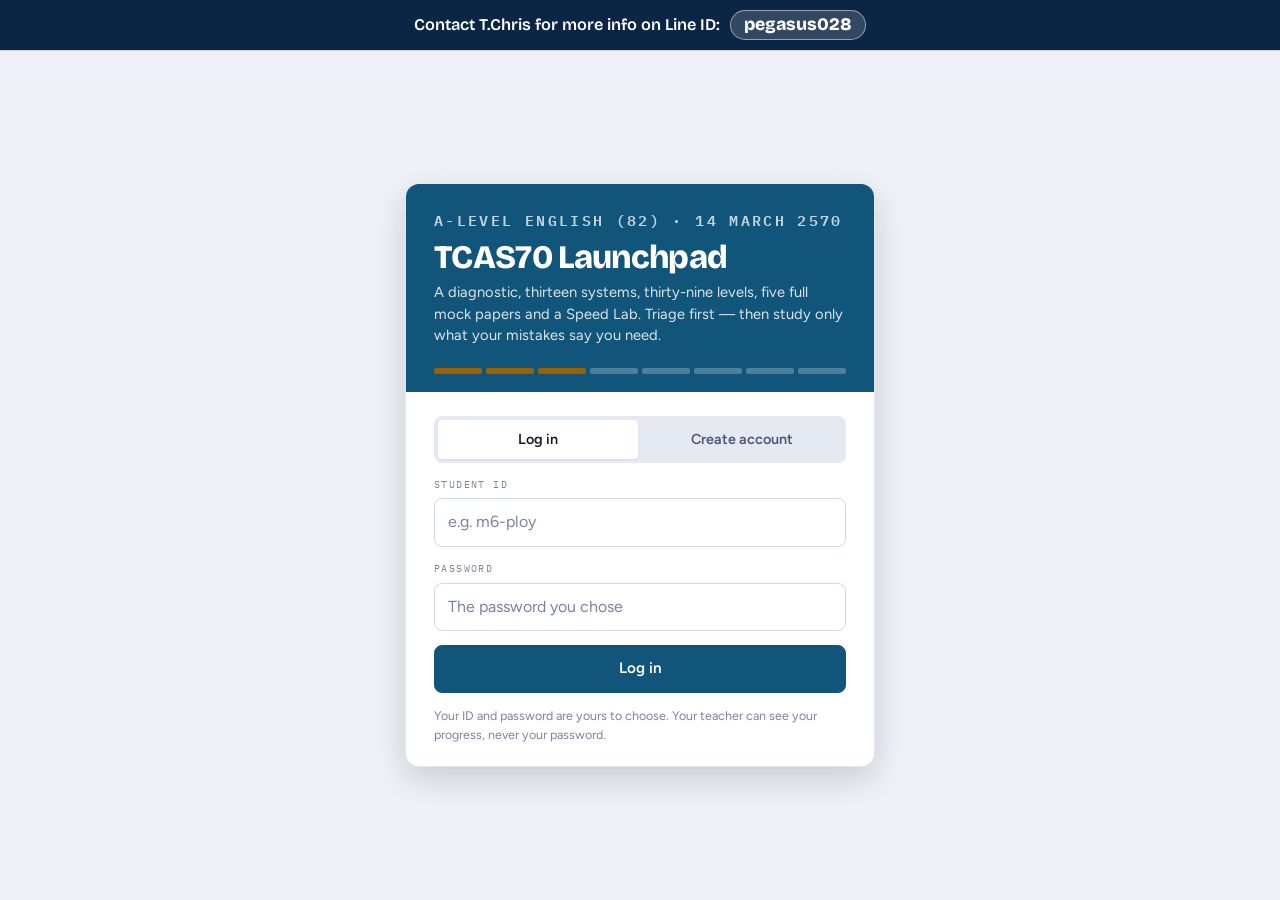
<file: index.html>
<!DOCTYPE html>
<html lang="en">
<head>
<meta charset="utf-8">
<meta name="viewport" content="width=device-width, initial-scale=1">
<title>TCAS70 Launchpad — A-Level English</title>
<link rel="icon" href="data:image/svg+xml,%3Csvg xmlns='http://www.w3.org/2000/svg' viewBox='0 0 32 32'%3E%3Crect width='32' height='32' rx='7' fill='%2312557A'/%3E%3Ccircle cx='16' cy='16' r='8' fill='none' stroke='%23E5AE4A' stroke-width='2.5'/%3E%3Ccircle cx='16' cy='16' r='2.5' fill='%23E5AE4A'/%3E%3C/svg%3E">
<link rel="preconnect" href="https://fonts.googleapis.com">
<link rel="preconnect" href="https://fonts.gstatic.com" crossorigin>
<link rel="stylesheet" href="https://fonts.googleapis.com/css2?family=Bricolage+Grotesque:opsz,wght@12..96,600;12..96,800&family=Figtree:wght@400;500;600;700&family=IBM+Plex+Mono:wght@400;600&display=swap">
<link rel="stylesheet" href="theme.css?v=2026-10-06b">
<style>
/* ======================= STUDENT CONSOLE ============================== */
.wrap{max-width:900px;margin:0 auto;padding-inline:16px}
.hidden{display:none!important}
.tiny{font-size:.78rem;color:var(--ink-3);line-height:1.5}

/* ---------------------------------------------------------- login card */
#screen-login{display:flex;align-items:center;justify-content:center;padding:28px 16px}
.console{
  width:100%;max-width:470px;background:var(--surface);border-radius:var(--r-l);
  box-shadow:var(--shadow-l);overflow:hidden;border:1px solid var(--rule-soft);
}
.console-top{padding:26px var(--pad) 22px;background:var(--accent);color:var(--accent-ink)}
.console-top .kicker{color:var(--accent-ink);opacity:.75}
.console-top h1{font-size:2.05rem;line-height:1.02;margin:10px 0 8px;font-weight:800}
.console-top p{font-size:.92rem;opacity:.85;line-height:1.45}
.readout{
  display:flex;gap:0;background:var(--accent);padding:0 var(--pad) 18px;color:var(--accent-ink);
}
.readout span{
  flex:1;height:6px;background:rgba(255,255,255,.25);margin-right:4px;border-radius:2px;
}
.readout span:last-child{margin-right:0}
.readout span.on{background:var(--gold)}
.console-body{padding:24px var(--pad) 22px;display:flex;flex-direction:column;gap:14px}
.tabs{display:flex;gap:4px;background:var(--surface-2);padding:4px;border-radius:var(--r-m)}
.tab{
  flex:1;padding:8px;border:none;background:transparent;border-radius:var(--r-s);
  font-weight:600;font-size:.9rem;color:var(--ink-2);cursor:pointer;
}
.tab.on{background:var(--surface);color:var(--ink);box-shadow:var(--shadow-s)}
.msg{font-size:.88rem;padding:10px 12px;border-radius:var(--r-m);line-height:1.45}
.msg.bad{background:var(--no-soft);color:var(--no)}
.msg.info{background:var(--surface-2);color:var(--ink-2)}

/* --------------------------------------------------------------- header */
.bar{position:sticky;top:var(--ribbon-h);z-index:20;background:var(--ground);border-bottom:1px solid var(--rule)}
.bar-in{max-width:900px;margin:0 auto;padding:12px 16px;display:flex;align-items:center;gap:14px;flex-wrap:wrap}
.bar-id{display:flex;flex-direction:column;gap:1px;min-width:0;flex:1 1 150px}
.bar-name{font-family:var(--f-display);font-weight:700;font-size:1.02rem;line-height:1.15;overflow:hidden;text-overflow:ellipsis;white-space:nowrap}
.bar-rank{font-family:var(--f-mono);font-size:9.5px;letter-spacing:.13em;text-transform:uppercase;color:var(--accent)}
.gauge{flex:2 1 190px;display:flex;flex-direction:column;gap:4px;min-width:150px}
.gauge-top{display:flex;justify-content:space-between;align-items:baseline;font-family:var(--f-mono);font-size:9.5px;letter-spacing:.12em;text-transform:uppercase;color:var(--ink-3)}
.gauge-top b{font-size:12px;color:var(--ink);font-variant-numeric:tabular-nums}
.bar-line{height:7px;background:var(--surface-3);border-radius:99px;overflow:hidden}
.bar-line span{display:block;height:100%;background:var(--accent);border-radius:99px;transition:width .5s ease}
.bar-line.thin{height:5px}
.bar-line.gold span{background:var(--gold)}
.bar-stats{display:flex;gap:7px;flex:0 0 auto;align-items:center}
.chip{
  display:flex;flex-direction:column;align-items:center;padding:5px 9px;border-radius:var(--r-m);
  background:var(--surface);border:1px solid var(--rule-soft);min-width:48px;
}
.chip b{font-family:var(--f-mono);font-size:13px;font-weight:600;font-variant-numeric:tabular-nums;line-height:1.2}
.chip span{font-family:var(--f-mono);font-size:8.5px;letter-spacing:.1em;text-transform:uppercase;color:var(--ink-3)}
.chip.streak b{color:var(--gold)}
.nav{display:flex;gap:2px;max-width:900px;margin:0 auto;padding:0 12px 8px;overflow-x:auto}
.nav button{
  border:none;background:transparent;padding:7px 11px;border-radius:var(--r-m);cursor:pointer;
  font-family:var(--f-mono);font-size:10px;font-weight:600;letter-spacing:.11em;text-transform:uppercase;
  color:var(--ink-3);white-space:nowrap;
}
.nav button.on{background:var(--accent-soft);color:var(--accent)}
.nav button:hover{color:var(--ink)}

main{padding-block:22px 72px}
.sect-h{display:flex;align-items:baseline;justify-content:space-between;gap:12px;margin-bottom:14px;flex-wrap:wrap}
.sect-h h2{font-size:1.45rem}

/* -------------------------------------------------------- resume card */
.resume{
  width:100%;text-align:left;display:flex;align-items:stretch;overflow:hidden;
  border:none;border-radius:var(--r-l);background:var(--accent);color:var(--accent-ink);
  box-shadow:var(--shadow-m);cursor:pointer;margin-bottom:22px;padding:0;
  transition:transform .12s,box-shadow .12s;
}
.resume:hover{transform:translateY(-1px);box-shadow:var(--shadow-l)}
.resume.done{cursor:default;background:var(--ok)}
.resume-art{flex:0 0 118px;height:auto;margin:0;border-radius:0;align-self:stretch;background:rgba(255,255,255,.12)}
@media (max-width:560px){.resume-art{display:none}}
.resume-t{flex:1;min-width:0;display:flex;flex-direction:column;gap:2px;padding:15px 18px}
.resume-t .kicker{color:var(--accent-ink);opacity:.75}
.resume-n{font-family:var(--f-display);font-weight:700;font-size:1.16rem;line-height:1.2}
.resume-s{font-size:.86rem;opacity:.85;line-height:1.4}
.resume-go{flex:0 0 auto;align-self:center;padding:10px 20px 10px 6px;font-weight:700;font-size:.95rem;white-space:nowrap}

/* ------------------------------------------------------------- systems */
.systems{display:flex;flex-direction:column;gap:12px}
.sys{background:var(--surface);border:1px solid var(--rule-soft);border-radius:var(--r-l);box-shadow:var(--shadow-s);overflow:hidden}
.sys.done{border-color:var(--ok)}
.sys-head{
  width:100%;display:flex;gap:12px;align-items:flex-start;padding:15px 16px;
  background:none;border:none;cursor:pointer;text-align:left;
}
.sys-art{flex:0 0 96px;height:34px;border-radius:var(--r-s);overflow:hidden;margin:0;background:var(--accent-soft)}
.sys-art svg{display:block;width:100%;height:100%}
@media (max-width:560px){.sys-art{display:none}}
.sys-meta{flex:1;min-width:0;display:flex;flex-direction:column;gap:5px}
.sys-line1{display:flex;align-items:center;gap:8px;flex-wrap:wrap}
.sys-code{font-family:var(--f-mono);font-size:10px;font-weight:600;letter-spacing:.1em;color:var(--ink-3)}
.sys-name{font-family:var(--f-display);font-weight:700;font-size:1.08rem;line-height:1.2}
.sys-blurb{font-size:.88rem;color:var(--ink-2);line-height:1.45}
.sys-prog{display:flex;align-items:center;gap:9px}
.sys-prog .bar-line{flex:1}
.sys-pct{font-family:var(--f-mono);font-size:10px;color:var(--ink-3);font-variant-numeric:tabular-nums}
.caret{flex:0 0 auto;color:var(--ink-3);font-size:1.1rem;padding-top:2px;transition:transform .18s}
.sys.exp .caret{transform:rotate(90deg)}
.sys-body{border-top:1px solid var(--rule-soft);padding:8px 10px 12px;display:flex;flex-direction:column;gap:10px}
/* ---- reading a paper back -------------------------------------------- */
.rev{display:flex;flex-direction:column;gap:12px}
.rev-top{display:flex;gap:14px;align-items:flex-start;justify-content:space-between;flex-wrap:wrap}
.rev-top h2{font-family:var(--f-display);font-size:1.5rem;margin-top:2px}
.rev-sub{font-size:.9rem;color:var(--ink-2);margin-top:5px;max-width:60ch}
.rev-sec{
  display:flex;gap:9px;align-items:baseline;flex-wrap:wrap;
  border-bottom:1px solid var(--rule);padding-bottom:6px;margin-top:16px;
}
.rev-sec-p{font-family:var(--f-mono);font-size:10px;letter-spacing:.1em;color:var(--ink-3)}
.rev-sec-t{font-family:var(--f-display);font-weight:700;font-size:1.02rem}
.rev-passage{
  background:var(--surface-2);border:1px solid var(--rule-soft);border-radius:var(--r-m);
  padding:14px 16px;font-size:.93rem;line-height:1.65;
}
.rev-passage p+p{margin-top:.75em}
.revq{
  background:var(--surface);border:1px solid var(--rule-soft);border-left-width:3px;
  border-radius:var(--r-m);padding:13px 15px;display:flex;flex-direction:column;gap:9px;
}
.revq.ok{border-left-color:var(--ok)}
.revq.bad{border-left-color:var(--no)}
.revq.blank{border-left-color:var(--ink-3)}
.revq-h{display:flex;gap:9px;align-items:center}
.revq-n{
  width:22px;height:22px;border-radius:50%;background:var(--surface-2);color:var(--ink-2);
  display:grid;place-items:center;font-family:var(--f-mono);font-size:11px;flex:0 0 auto;
}
.revq-s{font-family:var(--f-mono);font-size:10px;letter-spacing:.07em;text-transform:uppercase;color:var(--ink-3)}
.revq.ok .revq-s{color:var(--ok)}
.revq.bad .revq-s{color:var(--no)}
.revq-given{font-style:italic;color:var(--ink-2);font-size:.93rem}
.revq-line{font-size:.93rem;line-height:1.6;background:var(--surface-2);border-radius:var(--r-s);padding:8px 11px}
.revq-line b{font-family:var(--f-mono);font-size:10px;color:var(--ink-3);margin-right:7px}
.rev-dlg p{display:block}
.rev-dlg p b{font-family:var(--f-mono);font-size:10px;color:var(--ink-3);margin-right:7px}
.revq-stem{font-size:.97rem;line-height:1.55}
.revq-opts{list-style:none;display:flex;flex-direction:column;gap:5px;counter-reset:o}
.revq-opts li{
  counter-increment:o;position:relative;padding:8px 11px 8px 32px;font-size:.92rem;
  border:1px solid var(--rule-soft);border-radius:var(--r-s);background:var(--surface-2);
}
.revq-opts li::before{
  content:counter(o);position:absolute;left:11px;top:8px;
  font-family:var(--f-mono);font-size:10px;color:var(--ink-3);
}
.revq-opts li.key{border-color:var(--ok);background:var(--ok-soft)}
.revq-opts li.chose{border-color:var(--no);background:var(--no-soft)}
.revq-tag{
  margin-left:8px;font-family:var(--f-mono);font-size:9px;letter-spacing:.06em;
  text-transform:uppercase;padding:1px 6px;border-radius:99px;white-space:nowrap;
}
.revq-tag.key{background:var(--ok);color:#fff}
.revq-tag.chose{background:var(--no);color:#fff}
.revq-fix{font-size:.9rem;color:var(--ok)}
.revq-blank{font-size:.88rem;color:var(--ink-3)}
.revq-why{font-size:.92rem;line-height:1.6;color:var(--ink-2);border-top:1px dashed var(--rule-soft);padding-top:9px}
.revq-wh{
  display:inline-block;font-family:var(--f-mono);font-size:9px;letter-spacing:.08em;
  text-transform:uppercase;color:var(--ink-3);margin-right:8px;
}
.revq-go{font-size:.85rem;color:var(--ink-3)}
.linky{background:none;border:none;padding:0;color:var(--accent);cursor:pointer;font:inherit;text-decoration:underline}
.step-acts{display:flex;gap:8px;flex-wrap:wrap;padding:0 16px 13px}

/* ---- arriving from the checklist ------------------------------------- */
.pace{
  font-family:var(--f-mono);font-size:10px;letter-spacing:.06em;text-transform:uppercase;
  color:var(--ink-3);white-space:nowrap;
}
.pace.ok{color:var(--ok)}
.pace.low{color:var(--no)}

/* ---- the class dropdown on the sign-in screen ------------------------- */
#f-pick{
  width:100%;padding:11px 13px;border-radius:var(--r-m);
  border:1px solid var(--rule);background:var(--surface);color:var(--ink);
  font-family:inherit;font-size:1rem;line-height:1.3;appearance:none;
  background-image:url("data:image/svg+xml,%3Csvg xmlns='http://www.w3.org/2000/svg' viewBox='0 0 12 8'%3E%3Cpath fill='%237C8A98' d='M1 1l5 5 5-5'/%3E%3C/svg%3E");
  background-repeat:no-repeat;background-position:right 13px center;background-size:11px;
  padding-right:34px;
}
#f-pick:focus{outline:2px solid var(--accent-line);outline-offset:1px}
#f-pick option{color:var(--ink);background:var(--surface)}
.tabs .tab{white-space:nowrap}
@media (max-width:420px){ .tabs{flex-wrap:wrap} }

/* ---- one introduction spanning a system's modules --------------------- */
.ckgroup{display:flex;flex-direction:column;gap:7px}
.ckgrid{display:flex;gap:8px;align-items:stretch}
.ckstack{flex:1;min-width:0;display:flex;flex-direction:column;gap:7px}
.ckstack .ckrow{width:100%}
.ckpod{
  flex:0 0 auto;display:flex;flex-direction:column;align-items:center;justify-content:center;gap:7px;
  padding:0 16px;min-width:116px;
  border:1px solid var(--rule);border-radius:var(--r-m);background:var(--surface);
  color:var(--ink);font-size:.85rem;font-weight:600;cursor:pointer;white-space:nowrap;
  transition:border-color .12s,background .12s;
}
.ckpod:hover{border-color:var(--accent-line);background:var(--accent-soft)}
.ckpod.done{border-color:var(--ok);color:var(--ok)}
.ckpod.done .res-i{background:var(--ok)}
.ckpod-l{line-height:1.2}
@media (max-width:560px){
  .ckgrid{flex-direction:column}
  .ckpod{flex-direction:row;padding:9px 14px;min-width:0}
}

/* ---- the last two days ------------------------------------------------- */
.sprint{
  background:var(--surface);border:1px solid var(--accent-line);border-left:4px solid var(--accent);
  border-radius:var(--r-l);box-shadow:var(--shadow-s);padding:16px 18px;margin-bottom:14px;
  display:flex;flex-direction:column;gap:11px;
}
.sprint-h{display:flex;flex-direction:column;gap:3px}
.sprint-n{font-family:var(--f-display);font-weight:700;font-size:1.22rem;line-height:1.2}
.sprint-s{font-size:.88rem;color:var(--ink-2);line-height:1.5}
.sprint-bar{height:8px;border-radius:99px;background:var(--surface-2);overflow:hidden}
.sprint-bar span{display:block;height:100%;background:var(--accent);border-radius:99px;transition:width .4s}
.sprint-r{display:flex;gap:9px;flex-wrap:wrap}
.sprint-r .btn{flex:1;min-width:140px}

/* ---- the class board ---------------------------------------------------- */
.boardwrap{margin-top:22px}
.boardbar{
  position:relative;height:10px;border-radius:99px;background:var(--surface-2);
  overflow:hidden;margin-bottom:11px;
}
.boardbar span{display:block;height:100%;background:var(--gold);border-radius:99px;transition:width .5s}
.boardbar i{
  position:absolute;right:8px;top:-17px;font-family:var(--f-mono);font-size:9px;
  letter-spacing:.06em;color:var(--ink-3);font-style:normal;
}
.board{list-style:none;display:flex;flex-direction:column;gap:5px}
.board li{
  display:flex;align-items:center;gap:11px;padding:9px 12px;border-radius:var(--r-m);
  background:var(--surface);border:1px solid var(--rule-soft);font-size:.92rem;
}
.board li.me{border-color:var(--accent);background:var(--accent-soft);font-weight:600}
.board li.apart{margin-top:8px;border-style:dashed}
.board-p{
  flex:0 0 auto;width:22px;text-align:center;font-family:var(--f-mono);
  font-size:11px;color:var(--ink-3);
}
.board li.me .board-p{color:var(--accent)}
.board-n{flex:1;min-width:0;overflow:hidden;text-overflow:ellipsis;white-space:nowrap}
.board-c,.board-q{
  flex:0 0 auto;display:flex;flex-direction:column;align-items:flex-end;
  font-family:var(--f-display);font-weight:700;font-size:.95rem;line-height:1.1;
}
.board-c i,.board-q i{
  font-family:var(--f-mono);font-size:8px;letter-spacing:.06em;text-transform:uppercase;
  color:var(--ink-3);font-style:normal;font-weight:400;
}
.board-c{min-width:44px}
.board-q{min-width:58px}

/* ---- the summary slides, at the head of the revision sheet ------------- */
.rvslides{
  background:var(--surface);border:1px solid var(--rule-soft);border-radius:var(--r-l);
  box-shadow:var(--shadow-s);padding:16px 17px 13px;
}
.rvs-h{display:flex;align-items:baseline;justify-content:space-between;gap:12px;margin-bottom:11px}
.rvs-h h3{font-family:var(--f-display);font-size:1.12rem;line-height:1.2}
.rvs-count{flex:0 0 auto;font-family:var(--f-mono);font-size:11px;letter-spacing:.06em;color:var(--ink-3)}
.rvs-stage{position:relative;max-width:820px;margin:0 auto;border-radius:var(--r-m);overflow:hidden;background:#0b0f14}
.rvs-slide{display:none;margin:0}
.rvs-slide.on{display:block}
.rvs-slide img{display:block;width:100%;height:auto;cursor:zoom-in}
.rvs-slide figcaption{display:none}
.rvs-bar{display:flex;align-items:center;gap:10px;margin-top:11px}
.rvs-nav{
  flex:0 0 auto;width:36px;height:36px;border:1px solid var(--rule);border-radius:50%;
  cursor:pointer;background:var(--surface);color:var(--ink-2);
  font-size:20px;line-height:1;display:grid;place-items:center;
}
.rvs-nav:hover{background:var(--accent-soft);color:var(--accent);border-color:var(--accent-line)}
.rvs-dots{flex:1 1 auto;display:flex;flex-wrap:wrap;gap:6px;justify-content:center}
.rvs-dot{width:9px;height:9px;padding:0;border:0;border-radius:50%;cursor:pointer;background:var(--rule)}
.rvs-dot.on{background:var(--accent)}
.rvs-foot{margin-top:9px;text-align:center;font-size:.8rem;color:var(--ink-3)}
.rvs-big{display:block;width:100%;height:auto;border-radius:var(--r-m)}

/* ---- the revision sheet ------------------------------------------------ */
.rvwrap{display:flex;flex-direction:column;gap:18px}
.rvsec{
  background:var(--surface);border:1px solid var(--rule-soft);border-radius:var(--r-l);
  box-shadow:var(--shadow-s);padding:18px 19px;
}
.rvh{display:flex;align-items:center;gap:11px;font-family:var(--f-display);font-size:1.22rem;line-height:1.2}
.rvh-n{
  flex:0 0 auto;width:28px;height:28px;border-radius:8px;background:var(--accent);color:var(--accent-ink);
  display:grid;place-items:center;font-family:var(--f-mono);font-size:13px;font-weight:600;
}
.rvblurb{color:var(--ink-2);font-size:.9rem;margin-top:8px;line-height:1.5}
.rvlvl{
  margin-top:16px;display:flex;align-items:baseline;gap:9px;flex-wrap:wrap;
  font-family:var(--f-display);font-weight:700;font-size:1rem;
  border-bottom:1px solid var(--rule-soft);padding-bottom:5px;
}
.rvlvl-n{font-family:var(--f-mono);font-size:10px;letter-spacing:.09em;text-transform:uppercase;color:var(--ink-3);font-weight:400}
.rvkey{margin-top:9px;font-size:.93rem;line-height:1.6;color:var(--ink-2)}
.rvkey b{display:block;color:var(--ink);font-size:.95rem;margin-bottom:2px}
.rvkey.done{opacity:.45}
.rvrules{margin-top:15px;padding-top:13px;border-top:1px dashed var(--rule)}
.rvrules-h{
  display:block;font-family:var(--f-mono);font-size:10px;letter-spacing:.08em;
  text-transform:uppercase;color:var(--ink-3);margin-bottom:9px;
}
.rvrule{
  margin-bottom:10px;padding-left:11px;border-left:2px solid var(--rule);
  font-size:.92rem;line-height:1.6;color:var(--ink-2);
}
.rvrule b{display:block;color:var(--ink);margin-bottom:1px}
.rvrule.shaky{border-left-color:var(--no);background:var(--no-soft);padding:8px 11px;border-radius:0 var(--r-s) var(--r-s) 0}
.rvflag{
  margin-left:9px;font-family:var(--f-mono);font-size:9px;letter-spacing:.06em;
  text-transform:uppercase;color:var(--no);font-weight:400;
}
@media print{
  .ribbon,.bar,.nav,.sect-h .btn,#toast-slot,#modal-slot{display:none !important}
  body{background:#fff}
  .rvsec{break-inside:avoid;box-shadow:none;border-color:#ccc}
  .rvkey.done{opacity:1}
  .rvs-bar,.rvs-foot,.rvs-count{display:none !important}
  .rvslides{box-shadow:none;border-color:#ccc;padding:0;border:0}
  .rvs-stage{background:none;overflow:visible;border-radius:0}
  .rvs-slide{display:block !important;break-inside:avoid;margin-bottom:9px}
  .rvs-slide img{cursor:auto;border:1px solid #ddd}
}

/* ---- the videos screen -------------------------------------------------- */
.vidlist{display:flex;flex-direction:column;gap:14px}
.vidrow{
  background:var(--surface);border:1px solid var(--rule-soft);border-radius:var(--r-l);
  box-shadow:var(--shadow-s);padding:15px 17px;display:flex;flex-direction:column;gap:11px;
}
.vidrow.done{border-color:var(--ok)}
.vidrow h3{font-family:var(--f-display);font-weight:700;font-size:1.08rem;line-height:1.2}
.ckmedia{flex:0 0 auto;display:flex;flex-direction:column;gap:7px}
.ckmedia .ckpod{flex:1}
@media (max-width:560px){ .ckmedia{flex-direction:row} .ckmedia .ckpod{flex:1} }

/* ---- the podcasts screen ---------------------------------------------- */
.gate-alt{
  display:flex;align-items:center;justify-content:center;gap:11px;flex-wrap:wrap;
  margin-top:18px;font-size:.85rem;color:var(--ink-3);
}
.podlist{display:flex;flex-direction:column;gap:11px}
.podrow{
  background:var(--surface);border:1px solid var(--rule-soft);border-radius:var(--r-l);
  box-shadow:var(--shadow-s);padding:15px 17px;display:flex;flex-direction:column;gap:11px;
}
.podrow.done{border-color:var(--ok)}
.podrow h3{font-family:var(--f-display);font-weight:700;font-size:1.08rem;line-height:1.2}
.podrow .pod-a{width:100%;height:38px}
.podrow-miss{display:none;font-size:.85rem;color:var(--ink-3)}
.podrow.missing .podrow-miss{display:block}

/* ---- narrowing the review to the errors ------------------------------- */
.rev-filter{display:flex;gap:8px;flex-wrap:wrap}
.rev-sec-n{
  margin-left:auto;font-family:var(--f-mono);font-size:10px;letter-spacing:.06em;color:var(--ink-3);
}

/* ---- the exam plan --------------------------------------------------- */
.gate{
  background:var(--surface);border:1px solid var(--accent-line);border-radius:var(--r-l);
  box-shadow:var(--shadow-s);padding:0 0 28px;text-align:center;overflow:hidden;
}
.gate-art{height:74px;margin:0 0 22px;background:var(--accent-soft)}
.gate-art svg{display:block;width:100%;height:100%}
.gate h2{font-family:var(--f-display);font-size:1.75rem;line-height:1.15;padding:0 20px}
.gate>p{font-size:1.05rem;color:var(--ink-2);margin-top:7px;padding:0 20px}
.gate .gate-sub{font-size:.9rem;color:var(--ink-3);max-width:46ch;margin:16px auto 22px;line-height:1.55}
.btn.lg{font-size:1rem;padding:13px 30px}
.step{
  background:var(--surface);border:1px solid var(--rule-soft);border-radius:var(--r-l);
  box-shadow:var(--shadow-s);margin-bottom:14px;overflow:hidden;
}
.step.open{border-color:var(--accent-line)}
.step.shut{opacity:.6}
.step-h{display:flex;gap:12px;align-items:center;padding:14px 16px}
.step-n{
  flex:0 0 auto;width:26px;height:26px;border-radius:50%;background:var(--accent);color:var(--accent-ink);
  display:grid;place-items:center;font-family:var(--f-mono);font-size:12px;font-weight:600;
}
.step.shut .step-n{background:var(--rule);color:var(--ink-3)}
.step-t{flex:1;min-width:0;display:flex;flex-direction:column;gap:3px}
.step-name{font-family:var(--f-display);font-weight:700;font-size:1.05rem}
.step-s{font-size:.85rem;color:var(--ink-2)}
.step-pct{font-family:var(--f-mono);font-size:.95rem;font-weight:600;color:var(--ink-2);font-variant-numeric:tabular-nums}
.step-pct.good{color:var(--ok)}
.step-lock{color:var(--ink-3);font-size:.7rem}
.step-b{border-top:1px solid var(--rule-soft);padding:12px 14px 14px;display:flex;flex-direction:column;gap:7px}
.ck-h{font-size:.85rem;color:var(--ink-2);margin-bottom:3px}
.allclear{font-size:.88rem;color:var(--ok)}
.ckrow{
  display:flex;gap:11px;align-items:center;width:100%;text-align:left;cursor:pointer;
  background:var(--surface-2);border:1px solid var(--rule-soft);border-radius:var(--r-m);padding:10px 12px;
  transition:border-color .12s,background .12s;
}
.ckrow:hover{border-color:var(--accent-line);background:var(--accent-soft)}
.ck-box{
  flex:0 0 auto;width:19px;height:19px;border-radius:5px;border:1.5px solid var(--rule);
  display:grid;place-items:center;font-size:11px;color:var(--accent-ink);
}
.ckrow.done .ck-box{background:var(--ok);border-color:var(--ok);color:#fff}
.ckrow.done .ck-name{text-decoration:line-through;color:var(--ink-3)}
.ck-txt{flex:1;min-width:0;display:flex;flex-direction:column;gap:2px}
.ck-name{font-weight:600;font-size:.94rem}
.ck-sub{font-size:.78rem;color:var(--ink-3)}
.ck-go{flex:0 0 auto;font-family:var(--f-mono);font-size:10px;letter-spacing:.06em;color:var(--accent)}
.ckrow.done .ck-go{color:var(--ok)}

.lvl{border:1px solid var(--rule-soft);border-radius:var(--r-m);overflow:hidden}
.lvl-head{
  width:100%;display:flex;gap:10px;align-items:center;padding:11px 12px;
  background:var(--surface-2);border:none;cursor:pointer;text-align:left;
}
.lvl-n{
  flex:0 0 auto;width:26px;height:26px;border-radius:50%;background:var(--surface);
  border:1px solid var(--rule);display:grid;place-items:center;
  font-family:var(--f-mono);font-size:11px;font-weight:700;color:var(--ink-2);
}
.lvl.done .lvl-n{background:var(--ok);border-color:var(--ok);color:#fff}
.lvl-t{flex:1;min-width:0}
.lvl-name{display:block;font-weight:700;font-size:.96rem;line-height:1.3}
.lvl-sub{display:block;font-family:var(--f-mono);font-size:9.5px;letter-spacing:.1em;text-transform:uppercase;color:var(--ink-3);margin-top:2px}
.lvl-pct{font-family:var(--f-mono);font-size:11px;color:var(--ink-2);font-variant-numeric:tabular-nums;flex:0 0 auto}
.lvl-body{padding:4px 6px 8px;display:flex;flex-direction:column}
.mrow{
  display:flex;align-items:center;gap:11px;width:100%;text-align:left;padding:10px 10px;
  background:none;border:none;border-radius:var(--r-m);cursor:pointer;
}
.mrow:hover:not([disabled]){background:var(--surface-2)}
.mrow[disabled]{opacity:.5;cursor:not-allowed}
.mrow-tick{
  flex:0 0 auto;width:20px;height:20px;border-radius:50%;border:2px solid var(--rule);
  display:grid;place-items:center;font-size:11px;font-weight:700;color:#fff;
}
.mrow.done .mrow-tick{background:var(--ok);border-color:var(--ok)}
.mrow.done .mrow-tick::after{content:"\2713"}
.mrow-txt{flex:1;min-width:0}
.mrow-name{display:block;font-weight:600;font-size:.93rem;line-height:1.35}
.mrow-sub{display:block;font-family:var(--f-mono);font-size:9.5px;letter-spacing:.1em;text-transform:uppercase;color:var(--ink-3);margin-top:2px}
.mrow-score{font-family:var(--f-mono);font-size:11px;color:var(--ink-2);font-variant-numeric:tabular-nums;flex:0 0 auto}
.mrow.check{border-top:1px dashed var(--rule);margin-top:4px}
.mrow.check .mrow-name{color:var(--gold)}

/* --------------------------------------------- stage media (resources) */
.sys-res{
  display:flex;flex-wrap:wrap;gap:7px;padding:0 16px 14px;
  border-bottom:1px solid var(--rule-soft);margin-bottom:-1px;
}
.res{
  display:inline-flex;align-items:center;gap:7px;padding:7px 13px;border-radius:99px;
  border:1px solid var(--rule);background:var(--surface);color:var(--ink);
  font-size:.85rem;font-weight:600;cursor:pointer;text-decoration:none;white-space:nowrap;
  transition:border-color .12s,background .12s;
}
.res:hover{border-color:var(--accent-line);background:var(--accent-soft)}
.res-i{
  width:18px;height:18px;border-radius:50%;background:var(--accent);color:var(--accent-ink);
  display:grid;place-items:center;font-size:10px;flex:0 0 auto;line-height:1;
}
.res.go{border-color:var(--accent-line);background:var(--accent-soft);color:var(--accent)}
.res.go:hover{border-color:var(--accent);background:var(--accent-soft)}
.res.done{border-color:var(--ok);color:var(--ok)}
.res.done .res-i{background:var(--ok)}
.res-x{
  font-family:var(--f-mono);font-size:9px;letter-spacing:.06em;text-transform:uppercase;
  color:var(--ink-3);font-weight:400;
}
.res-drop{flex:0 0 100%}
.res-drop:empty{display:none}
.pod{
  margin-top:10px;padding:12px 14px;border-radius:var(--r-m);
  background:var(--surface-2);border:1px solid var(--rule-soft);
  display:flex;flex-direction:column;gap:10px;
}
.pod-t{display:flex;flex-direction:column;gap:1px;min-width:0}
.pod-n{font-weight:600;font-size:.93rem;line-height:1.25}
.pod-s{font-family:var(--f-mono);font-size:9.5px;letter-spacing:.08em;text-transform:uppercase;color:var(--ink-3)}
.pod-a{width:100%;height:36px}
.modal-card:has(.ytbox){max-width:660px}
.ytbox{width:100%;aspect-ratio:16/9;border-radius:var(--r-m);overflow:hidden;background:var(--ink)}
.ytbox iframe{width:100%;height:100%;border:0;display:block}

/* ---------------------------------------------------------------- play */
.play{max-width:700px;margin:0 auto}
.play-top{display:flex;align-items:center;gap:12px;margin-bottom:14px}
.play-top .bar-line{flex:1}
.qcount{font-family:var(--f-mono);font-size:10px;letter-spacing:.1em;color:var(--ink-3);font-variant-numeric:tabular-nums}
.theory{padding:var(--pad);display:flex;flex-direction:column;gap:14px}
.theory h3{font-size:1.35rem;line-height:1.15}
.theory .key{
  font-size:1.02rem;line-height:1.5;font-weight:600;border-left:3px solid var(--gold);
  padding-left:14px;color:var(--ink);
}
.theory .prose p{font-size:.97rem;line-height:1.65;color:var(--ink-2);margin-bottom:.8em}
.theory .prose p:last-child{margin-bottom:0}
.theory .prose em{font-style:italic;color:var(--ink)}
.theory .prose strong{color:var(--ink)}
.theory .prose u{text-decoration-color:var(--accent-line);text-underline-offset:3px}
.exlist{display:flex;flex-direction:column;gap:10px;background:var(--surface-2);padding:14px;border-radius:var(--r-m)}
.exlist .s{font-size:.99rem}
.exlist .s s{opacity:.62}
.exlist .g{font-family:var(--f-mono);font-size:9.5px;letter-spacing:.06em;color:var(--ink-3);margin-top:3px;line-height:1.45}
.simple-btn{align-self:flex-start}
.qcard{padding:var(--pad);display:flex;flex-direction:column}
.qtype{
  font-family:var(--f-mono);font-size:9.5px;letter-spacing:.15em;text-transform:uppercase;
  color:var(--accent);margin-bottom:12px;display:flex;justify-content:space-between;gap:10px;
}
.qtype .lv{color:var(--ink-3)}
#qhost{margin-bottom:16px}
.qfoot{display:flex;gap:10px;align-items:center;flex-wrap:wrap;position:relative}
.qfoot .grow{flex:1}
#feedback{margin-bottom:14px}

/* --------------------------------------------------------- time bonus */
.timer{position:relative;width:38px;height:38px;flex:0 0 auto}
.timer svg{transform:rotate(-90deg);display:block}
.timer .track{stroke:var(--surface-3)}
.timer .run{stroke:var(--gold);transition:stroke-dashoffset .1s linear,stroke .2s}
.timer.cold .run{stroke:var(--ink-3);opacity:.4}
.timer b{
  position:absolute;inset:0;display:grid;place-items:center;
  font-family:var(--f-mono);font-size:12px;font-weight:600;color:var(--gold);font-variant-numeric:tabular-nums;
}
.timer.cold b{color:var(--ink-3);font-size:9px}
.combo{
  display:inline-flex;align-items:center;gap:5px;padding:4px 9px;border-radius:99px;
  background:var(--gold-soft);color:var(--gold);font-family:var(--f-mono);font-size:10px;
  font-weight:600;letter-spacing:.08em;white-space:nowrap;
}
.xpfloat{
  position:absolute;right:0;top:-6px;font-family:var(--f-display);font-weight:800;font-size:1.15rem;
  color:var(--gold);pointer-events:none;animation:rise 1.1s ease-out forwards;
}
.xpfloat.plain{color:var(--accent)}
@keyframes rise{
  0%{opacity:0;transform:translateY(6px) scale(.9)}
  22%{opacity:1;transform:translateY(-4px) scale(1.06)}
  100%{opacity:0;transform:translateY(-30px) scale(1)}
}
.bonus-note{
  font-family:var(--f-mono);font-size:9.5px;letter-spacing:.1em;text-transform:uppercase;
  color:var(--gold);display:inline-flex;align-items:center;gap:5px;
}
.verdict.ok{animation:pop .28s ease-out}
@keyframes pop{0%{transform:scale(.985)}60%{transform:scale(1.008)}100%{transform:scale(1)}}

/* --------------------------------------------------------------- exam */
.examtop{
  position:sticky;top:calc(var(--ribbon-h) + 4px);z-index:15;
  display:flex;align-items:center;gap:12px;background:var(--surface);
  border:1px solid var(--rule);border-radius:var(--r-m);padding:9px 13px;margin-bottom:14px;
  box-shadow:var(--shadow-s);flex-wrap:wrap;
}
.examtop .sec{font-family:var(--f-mono);font-size:10px;letter-spacing:.11em;text-transform:uppercase;color:var(--accent);font-weight:600}
.examtop .clock{
  margin-left:auto;font-family:var(--f-mono);font-size:1.05rem;font-weight:600;
  font-variant-numeric:tabular-nums;color:var(--ink);
}
.examtop .clock.low{color:var(--no)}
.examnav{display:flex;flex-wrap:wrap;gap:4px;margin-top:10px}
.examnav button{
  width:30px;height:30px;border-radius:var(--r-s);border:1px solid var(--rule);
  background:var(--surface);font-family:var(--f-mono);font-size:11px;cursor:pointer;color:var(--ink-3);
}
.examnav button.ans{background:var(--accent-soft);border-color:var(--accent-line);color:var(--accent);font-weight:600}
.examnav button.here{background:var(--accent);border-color:var(--accent);color:var(--accent-ink);font-weight:700}
.examnav button.flag{box-shadow:inset 0 -3px 0 var(--gold)}
.flagbtn.on{color:var(--gold);border-color:var(--gold)}
.instr{
  font-size:.9rem;color:var(--ink-2);background:var(--surface-2);border-radius:var(--r-m);
  padding:10px 13px;margin-bottom:14px;line-height:1.5;
}
.instr b{color:var(--ink);font-family:var(--f-mono);font-size:10px;letter-spacing:.12em;text-transform:uppercase;display:block;margin-bottom:3px}

/* --------------------------------------------------------- result panel */
.result{padding:var(--pad);text-align:center;display:flex;flex-direction:column;gap:16px;align-items:center}
.score-ring{
  width:126px;height:126px;border-radius:50%;display:grid;place-items:center;
  background:conic-gradient(var(--accent) calc(var(--p)*1%), var(--surface-3) 0);
}
.score-ring i{
  width:100px;height:100px;border-radius:50%;background:var(--surface);display:grid;place-items:center;
  font-family:var(--f-display);font-weight:800;font-size:1.9rem;font-style:normal;font-variant-numeric:tabular-nums;
}
.result h3{font-size:1.4rem}
.result p{color:var(--ink-2);font-size:.95rem;max-width:36rem}
.misslist{width:100%;text-align:left;display:flex;flex-direction:column;gap:8px;margin-top:4px}
.miss{background:var(--surface-2);border-radius:var(--r-m);padding:11px 13px;font-size:.9rem;line-height:1.5}
.miss b{display:block;font-family:var(--f-mono);font-size:9.5px;letter-spacing:.1em;text-transform:uppercase;color:var(--no);margin-bottom:4px}
.sectable{width:100%;border-collapse:collapse;font-size:.88rem;text-align:left}
.sectable th{font-family:var(--f-mono);font-size:9px;letter-spacing:.12em;text-transform:uppercase;color:var(--ink-3);padding:7px 8px;border-bottom:1px solid var(--rule)}
.sectable td{padding:7px 8px;border-bottom:1px solid var(--rule-soft)}
.sectable td.n{font-family:var(--f-mono);font-variant-numeric:tabular-nums;text-align:right}
.sectable tr.low td{background:var(--no-soft)}

/* ------------------------------------------------------------- record */
.awards{display:grid;grid-template-columns:1fr;gap:9px}
@media (min-width:620px){.awards{grid-template-columns:1fr 1fr}}
.award{display:flex;gap:12px;align-items:flex-start;padding:13px 14px;border-radius:var(--r-m);background:var(--surface);border:1px solid var(--rule-soft)}
.award.locked{opacity:.5}
.award-i{
  flex:0 0 auto;width:34px;height:34px;border-radius:50%;display:grid;place-items:center;
  background:var(--surface-2);color:var(--ink-3);font-family:var(--f-mono);font-size:13px;font-weight:600;
}
.award.got .award-i{background:var(--gold-soft);color:var(--gold)}
.award-n{display:block;font-weight:700;font-size:.95rem;font-family:var(--f-display);line-height:1.25}
.award-p{display:block;font-size:.85rem;color:var(--ink-2);line-height:1.4}
.award-h{display:block;font-family:var(--f-mono);font-size:9.5px;letter-spacing:.06em;color:var(--ink-3);margin-top:3px;line-height:1.4}
.sysgrid{display:grid;grid-template-columns:repeat(auto-fill,minmax(148px,1fr));gap:10px}
.systile{border:1px solid var(--rule);border-radius:var(--r-m);padding:11px 12px;display:flex;flex-direction:column;gap:6px}
.systile.done{border-color:var(--ok);background:var(--ok-soft)}
.systile b{font-family:var(--f-display);font-size:.9rem;line-height:1.2}
.systile span{font-family:var(--f-mono);font-size:9px;letter-spacing:.09em;text-transform:uppercase;color:var(--ink-3)}

/* ---------------------------------------------------------------- misc */
.empty{padding:34px 20px;text-align:center;color:var(--ink-3);font-size:.93rem}
.toast{
  position:fixed;left:50%;bottom:22px;transform:translateX(-50%);z-index:60;
  background:var(--ink);color:var(--ground);padding:11px 18px;border-radius:99px;
  font-size:.9rem;font-weight:600;box-shadow:var(--shadow-l);max-width:90vw;
}
.modal{position:fixed;inset:0;z-index:80;display:grid;place-items:center;background:rgba(8,11,18,.66);padding:20px}
.modal-card{
  background:var(--surface);border-radius:var(--r-l);padding:28px var(--pad);max-width:420px;width:100%;
  text-align:center;box-shadow:var(--shadow-l);display:flex;flex-direction:column;gap:12px;align-items:center;
}
.modal-card .seal{
  width:74px;height:74px;border-radius:50%;background:var(--gold-soft);color:var(--gold);
  display:grid;place-items:center;font-family:var(--f-mono);font-size:22px;font-weight:600;
  border:2px solid var(--gold);
}
.settings{display:flex;flex-direction:column;gap:14px;padding:var(--pad)}

/* --------------------------------------------------------- simulations */
.simcard{
  display:flex;gap:14px;align-items:stretch;padding:0;overflow:hidden;
  border:1px solid var(--rule-soft);border-radius:var(--r-l);background:var(--surface);
  box-shadow:var(--shadow-s);margin-bottom:12px;
}
.simcard .simart{flex:0 0 110px;background:var(--accent-soft)}
.simcard .simart svg{display:block;width:100%;height:100%}
@media (max-width:560px){.simcard .simart{display:none}}
.simbody{flex:1;min-width:0;padding:15px 16px;display:flex;flex-direction:column;gap:7px}
.simbody h3{font-size:1.08rem}
.simbody p{font-size:.88rem;color:var(--ink-2);line-height:1.45}
.simmeta{display:flex;gap:7px;flex-wrap:wrap;margin-top:2px}
.simgo{display:flex;gap:8px;flex-wrap:wrap;margin-top:6px}

/* ------------------------------------------------------- contact ribbon */
:root{ --ribbon-h:46px; --ribbon-bg:#0B2545; --ribbon-fg:#FFFFFF; }
.ribbon{
  position:fixed;top:0;left:0;right:0;z-index:50;
  background:var(--ribbon-bg);color:var(--ribbon-fg);
  display:flex;align-items:center;justify-content:center;
  padding:10px 14px;text-align:center;box-shadow:0 1px 0 rgba(0,0,0,.12);
}
.ribbon-in{
  display:inline-flex;align-items:center;justify-content:center;gap:10px;flex-wrap:wrap;
  font-family:var(--f-display);font-weight:600;font-size:1.02rem;line-height:1.25;
}
.ribbon-id{
  display:inline-block;color:var(--ribbon-fg);text-decoration:none;
  font-family:var(--f-display);font-weight:800;font-size:1.1rem;
  padding:3px 13px;border-radius:99px;
  background:rgba(255,255,255,.16);border:1.5px solid rgba(255,255,255,.5);
  transition:background .14s,border-color .14s;
}
.ribbon-id:hover{background:rgba(255,255,255,.28);border-color:#fff}
@media (max-width:560px){
  .ribbon{padding:9px 12px}
  .ribbon-in{font-size:.9rem;gap:8px}
  .ribbon-id{font-size:.98rem;padding:2px 11px}
}
body{padding-top:var(--ribbon-h)}
#screen-login{min-height:calc(100vh - var(--ribbon-h))}
</style>
</head>
<body>

<!-- Persistent contact ribbon — sits above every screen of the portal. -->
<div class="ribbon">
  <span class="ribbon-in">Contact T.Chris for more info on Line ID:
    <a class="ribbon-id" href="https://line.me/ti/p/s8-dggjcqD"
       target="_blank" rel="noopener" title="Add T.Chris on LINE">pegasus028</a>
  </span>
</div>

<!-- ===================== LOGIN ===================== -->
<div id="screen-login">
  <div class="console">
    <div class="console-top">
      <p class="kicker">A-Level English (82) · 14 March 2570</p>
      <h1>TCAS70 Launchpad</h1>
      <p>A diagnostic, thirteen systems, thirty-nine levels, five full mock papers and a Speed Lab. Triage first — then study only what your mistakes say you need.</p>
    </div>
    <div class="readout">
      <span class="on"></span><span class="on"></span><span class="on"></span><span></span>
      <span></span><span></span><span></span><span></span>
    </div>
    <div class="console-body">
      <div class="tabs" role="tablist">
        <button class="tab on" id="tab-fast" role="tab">Class Fast Access</button>
        <button class="tab" id="tab-in" role="tab">Log in</button>
        <button class="tab" id="tab-new" role="tab">Create account</button>
      </div>
      <div class="field hidden" id="wrap-pick">
        <label for="f-pick">Find your name</label>
        <select id="f-pick"><option value="">Choose your name…</option></select>
      </div>
      <div class="field" id="wrap-id">
        <label for="f-id">Student ID</label>
        <input type="text" id="f-id" autocomplete="username" placeholder="e.g. m6-ploy" spellcheck="false">
      </div>
      <div class="field hidden" id="wrap-name">
        <label for="f-name">Your English nickname</label>
        <input type="text" id="f-name" autocomplete="name" placeholder="What your teacher calls you in class">
      </div>
      <div class="field">
        <label for="f-pw">Password</label>
        <input type="password" id="f-pw" autocomplete="current-password" placeholder="Choose something you will remember">
      </div>
      <div id="login-msg" class="msg info hidden"></div>
      <button class="btn primary wide" id="btn-go">Log in</button>
      <p class="tiny" id="login-tip">Your ID and password are yours to choose. Your teacher can see your progress, never your password.</p>
    </div>
  </div>
</div>

<!-- ===================== APP ===================== -->
<div id="screen-app" class="hidden">
  <header class="bar">
    <div class="bar-in">
      <div class="bar-id">
        <span class="bar-name" id="hdr-name">—</span>
        <span class="bar-rank" id="hdr-rank">—</span>
      </div>
      <div class="gauge">
        <div class="gauge-top"><span>Exam readiness</span><b id="hdr-ready">0%</b></div>
        <div class="bar-line"><span id="hdr-bar" style="width:0%"></span></div>
      </div>
      <div class="bar-stats">
        <div class="chip streak"><b id="hdr-streak">0</b><span>Streak</span></div>
        <div class="chip"><b id="hdr-xp">0</b><span>XP</span></div>
        <button class="btn sm" id="btn-out" title="Log out">Log out</button>
      </div>
    </div>
    <nav class="nav" aria-label="Main">
      <button data-view="plan" class="on">Exam plan</button>
      <button data-view="map">Systems</button>
      <button data-view="speed">Speed Lab</button>
      <button data-view="revise">Revision sheet</button>
      <button data-view="vids">Videos</button>
      <button data-view="pods">Podcasts</button>
      <button data-view="faults">Fault list<span id="nav-faults"></span></button>
      <button data-view="record">Record<span id="nav-record"></span></button>
      <button data-view="settings">Settings</button>
    </nav>
  </header>

  <div id="modebar-slot"></div>

  <main class="wrap">
    <section id="view-plan"></section>
    <section id="view-map" class="hidden"></section>
    <section id="view-play" class="hidden"></section>
    <section id="view-review" class="hidden"></section>
    <section id="view-speed" class="hidden"></section>
    <section id="view-revise" class="hidden"></section>
    <section id="view-vids" class="hidden"></section>
    <section id="view-pods" class="hidden"></section>
    <section id="view-faults" class="hidden"></section>
    <section id="view-record" class="hidden"></section>
    <section id="view-settings" class="hidden"></section>
  </main>
</div>

<div id="toast-slot" role="status" aria-live="polite"></div>
<div id="modal-slot"></div>

<!-- ===================================================================
     CLASS SERVER — the Apps Script Web App this console talks to.
     Paste your /exec URL between the quotes, here and in teacher.html.
     =================================================================== -->
<script>window.MC_API_URL = 'https://script.google.com/macros/s/AKfycbwQu4t9pC-2polOGFPn6bWmD1wA9Jp93n6RszywAP5E1OHQdAmtTL4-0oz78lkR5kLP/exec';</script>

<script src="roster.js?v=2026-10-06b"></script>
<script src="content.js?v=2026-10-06b"></script>
<script src="lexicon.js?v=2026-10-06b"></script>
<script src="topic-t1.js?v=2026-10-06b"></script>
<script src="topic-t2.js?v=2026-10-06b"></script>
<script src="topic-t3.js?v=2026-10-06b"></script>
<script src="topic-t4.js?v=2026-10-06b"></script>
<script src="topic-t5.js?v=2026-10-06b"></script>
<script src="topic-t6.js?v=2026-10-06b"></script>
<script src="topic-t7.js?v=2026-10-06b"></script>
<script src="topic-t8.js?v=2026-10-06b"></script>
<script src="topic-t9.js?v=2026-10-06b"></script>
<script src="topic-t10.js?v=2026-10-06b"></script>
<script src="topic-t11.js?v=2026-10-06b"></script>
<script src="topic-t12.js?v=2026-10-06b"></script>
<script src="topic-t13.js?v=2026-10-06b"></script>
<script src="media.js?v=2026-10-06b"></script>
<script src="mock-1.js?v=2026-10-06b"></script>
<script src="mock-2.js?v=2026-10-06b"></script>
<script src="mock-3.js?v=2026-10-06b"></script>
<script src="mock-4.js?v=2026-10-06b"></script>
<script src="mock-5.js?v=2026-10-06b"></script>
<script src="content-export.js?v=2026-10-06b"></script>
<script src="engine.js?v=2026-10-06b"></script>
<script src="api.js?v=2026-10-06b"></script>
<script src="student.js?v=2026-10-06b"></script>
</body>
</html>
</file>
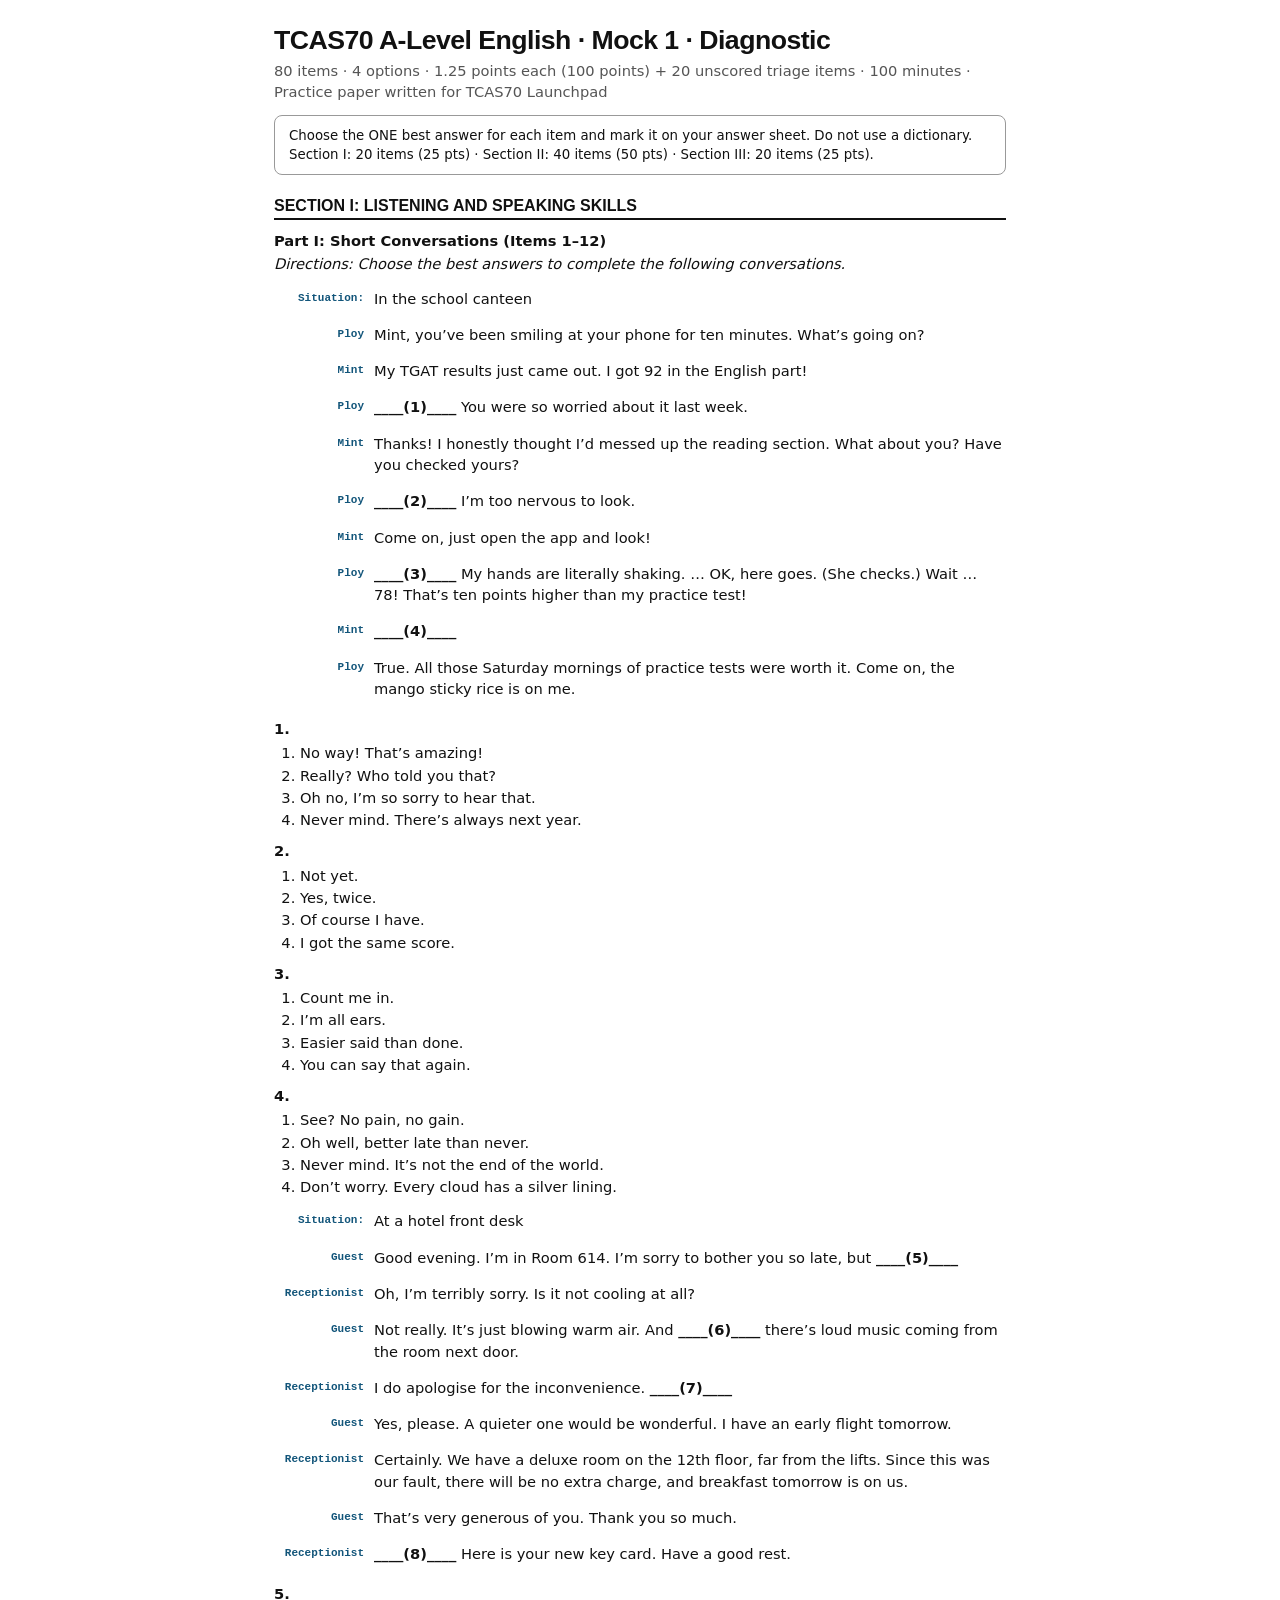
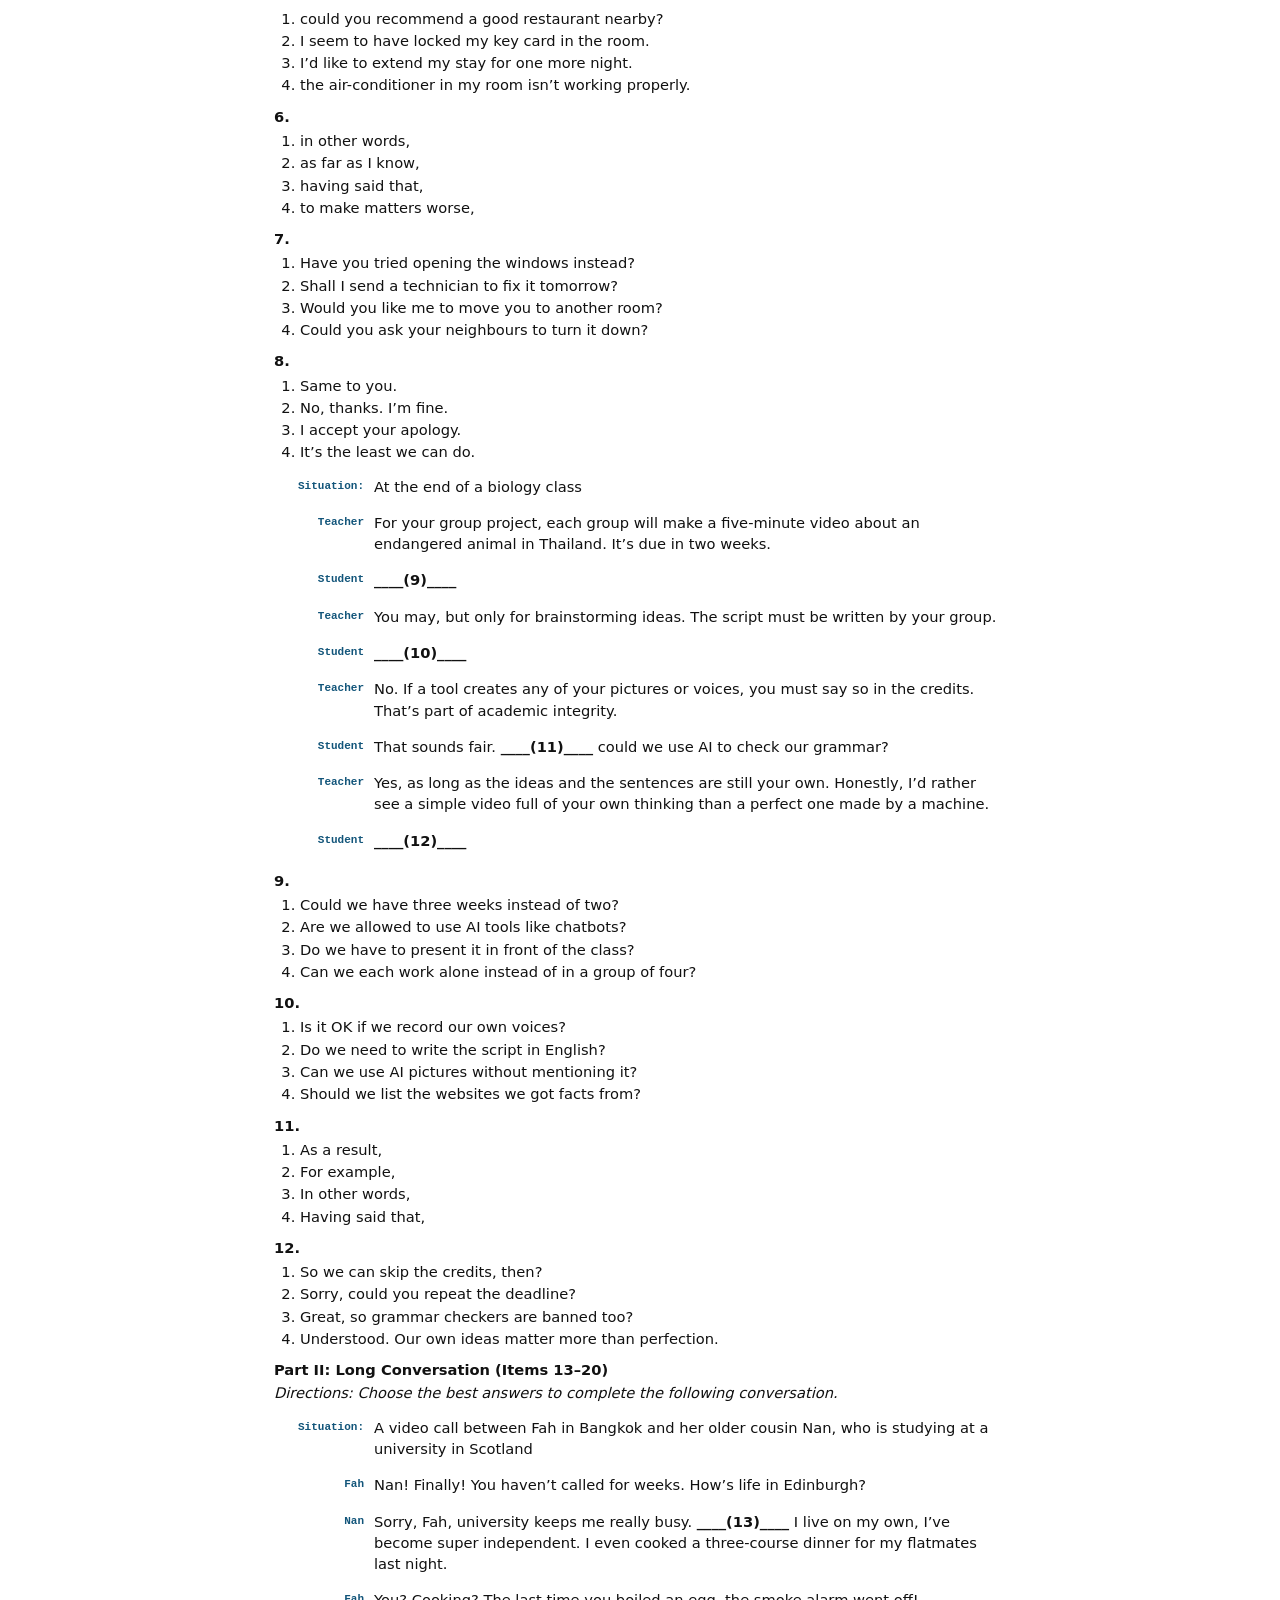
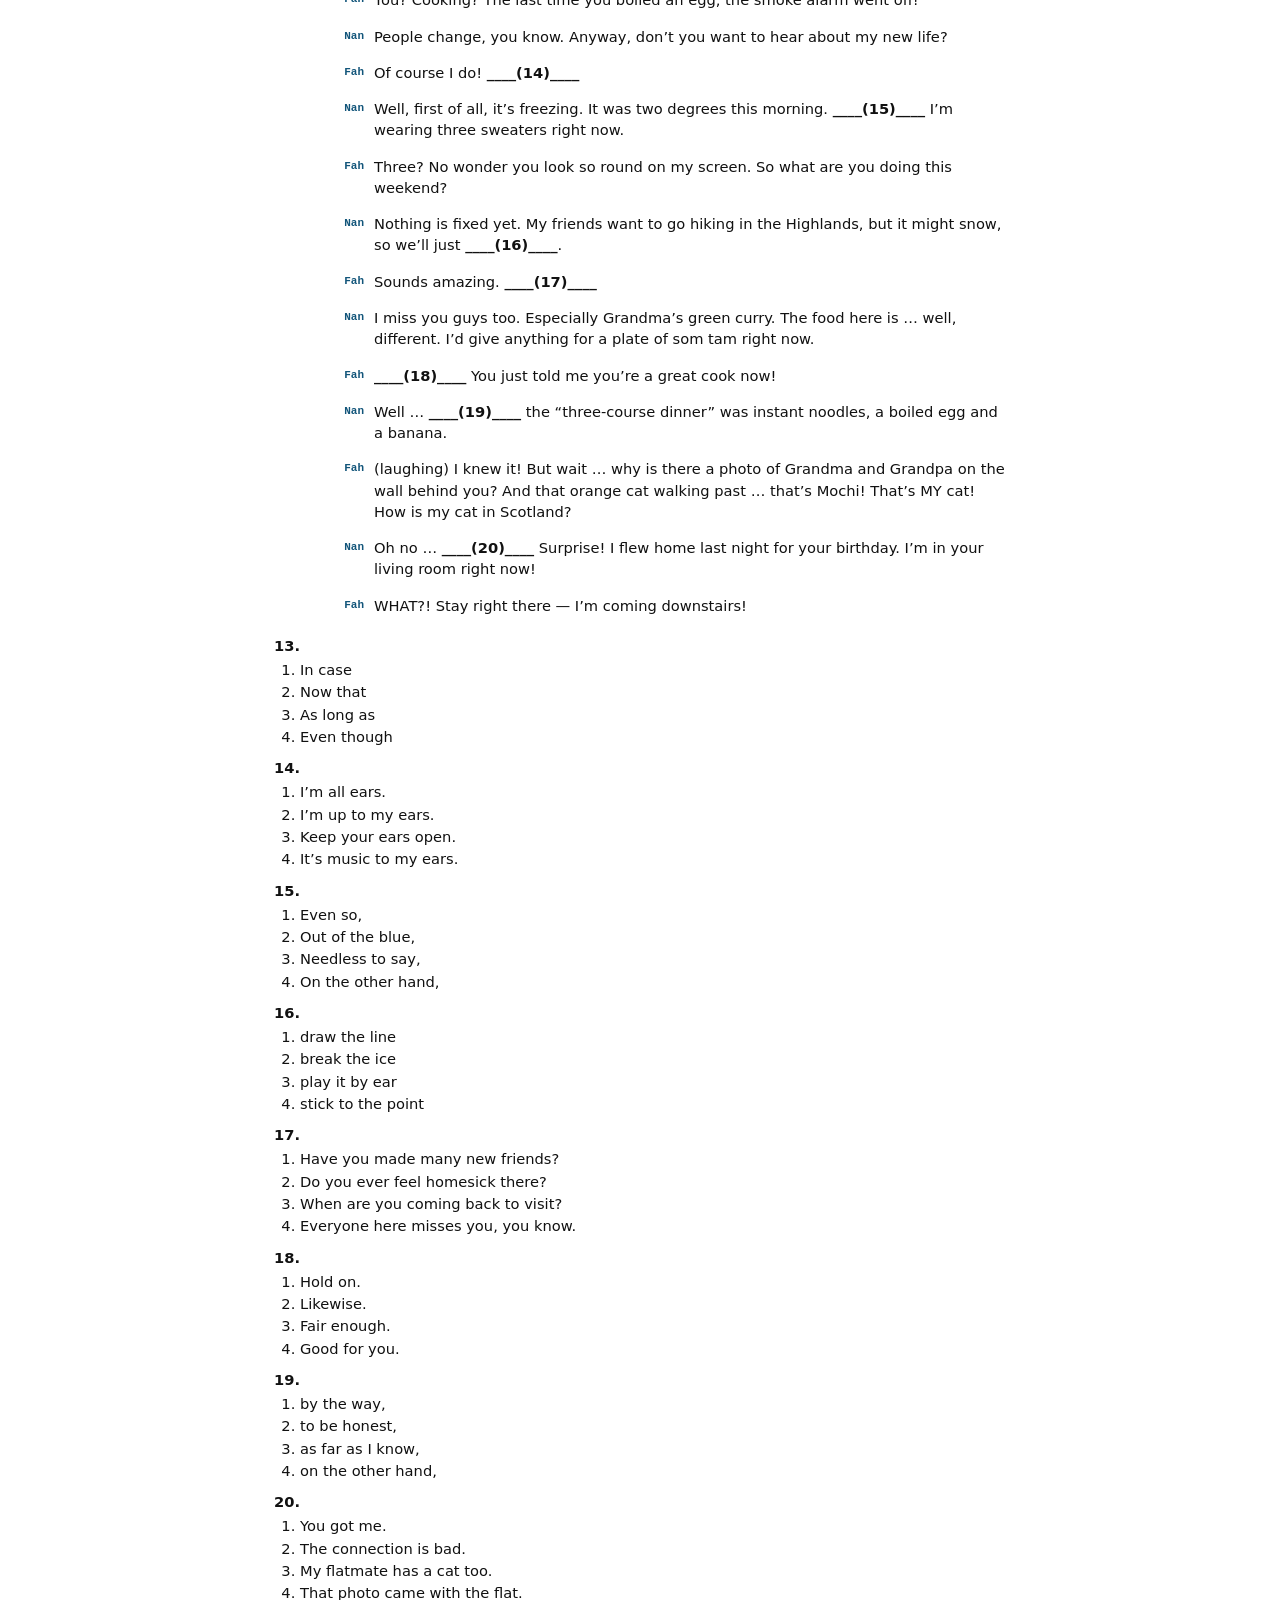
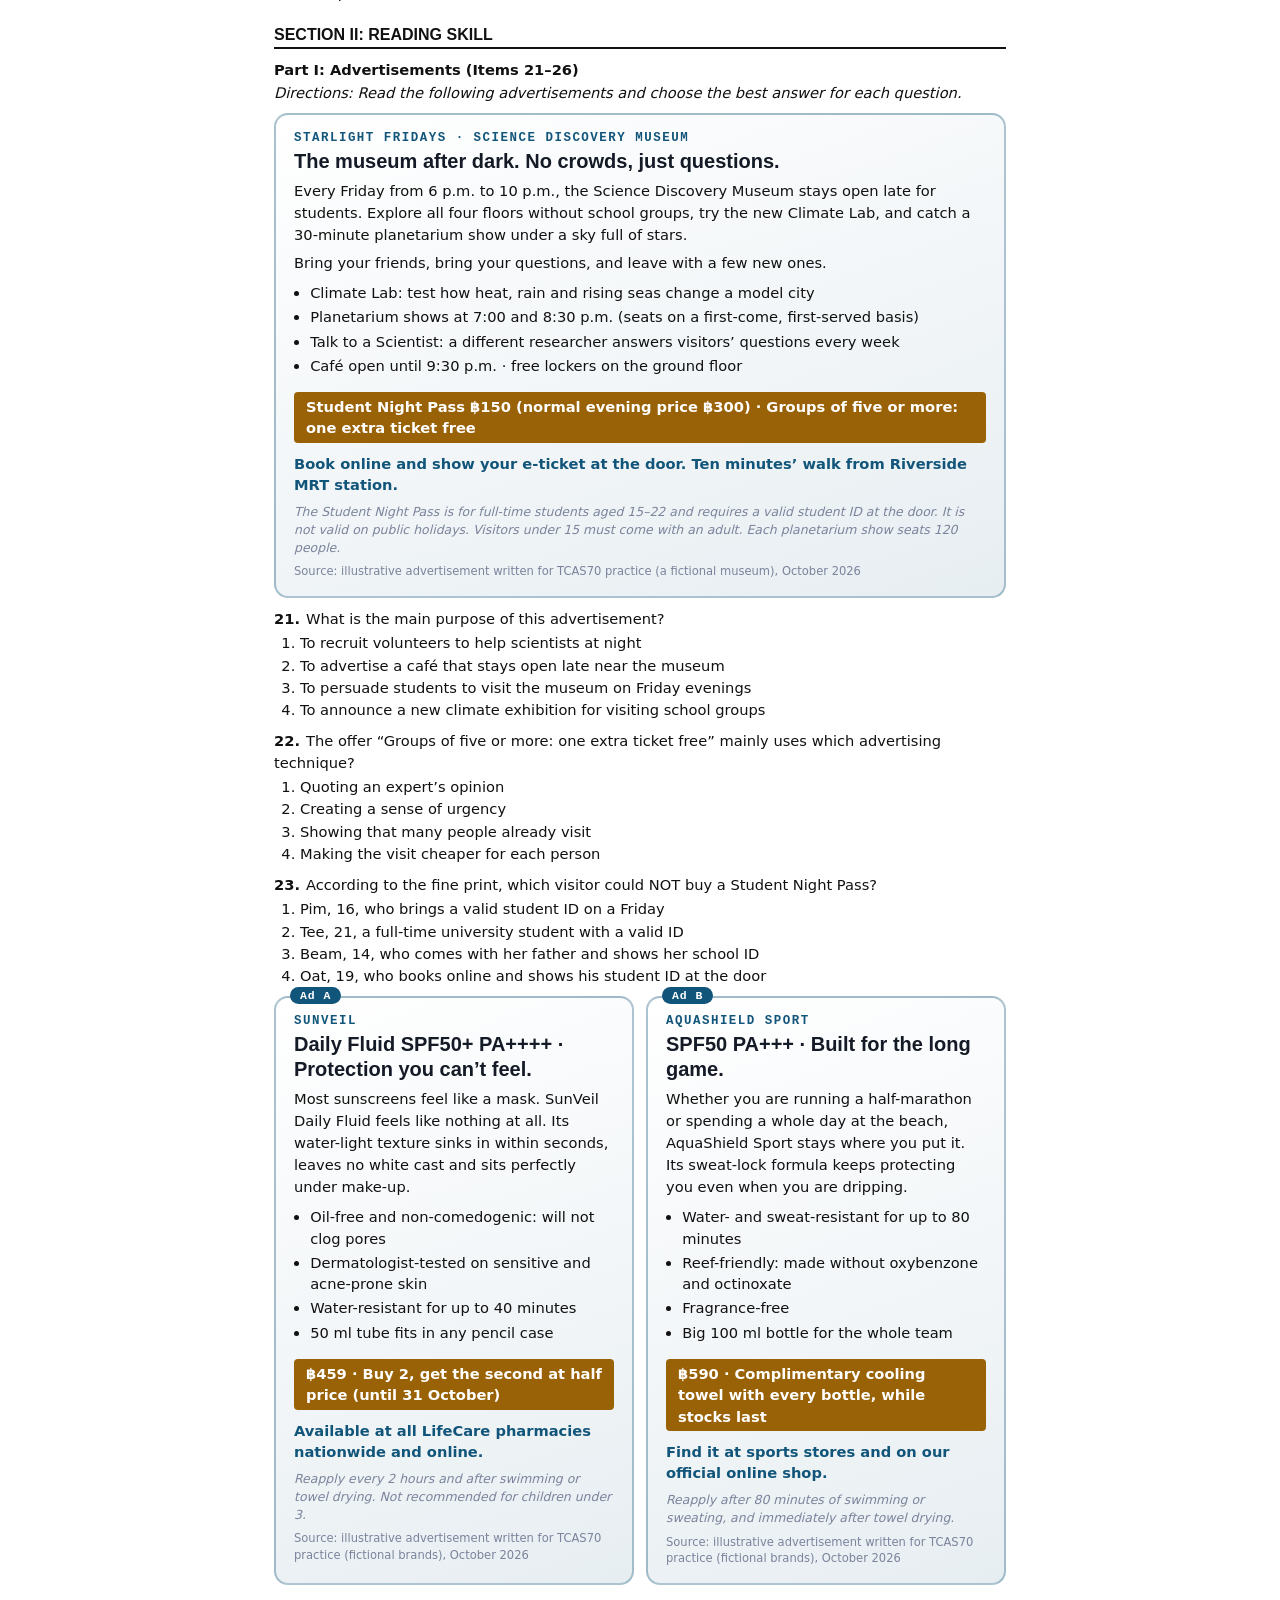
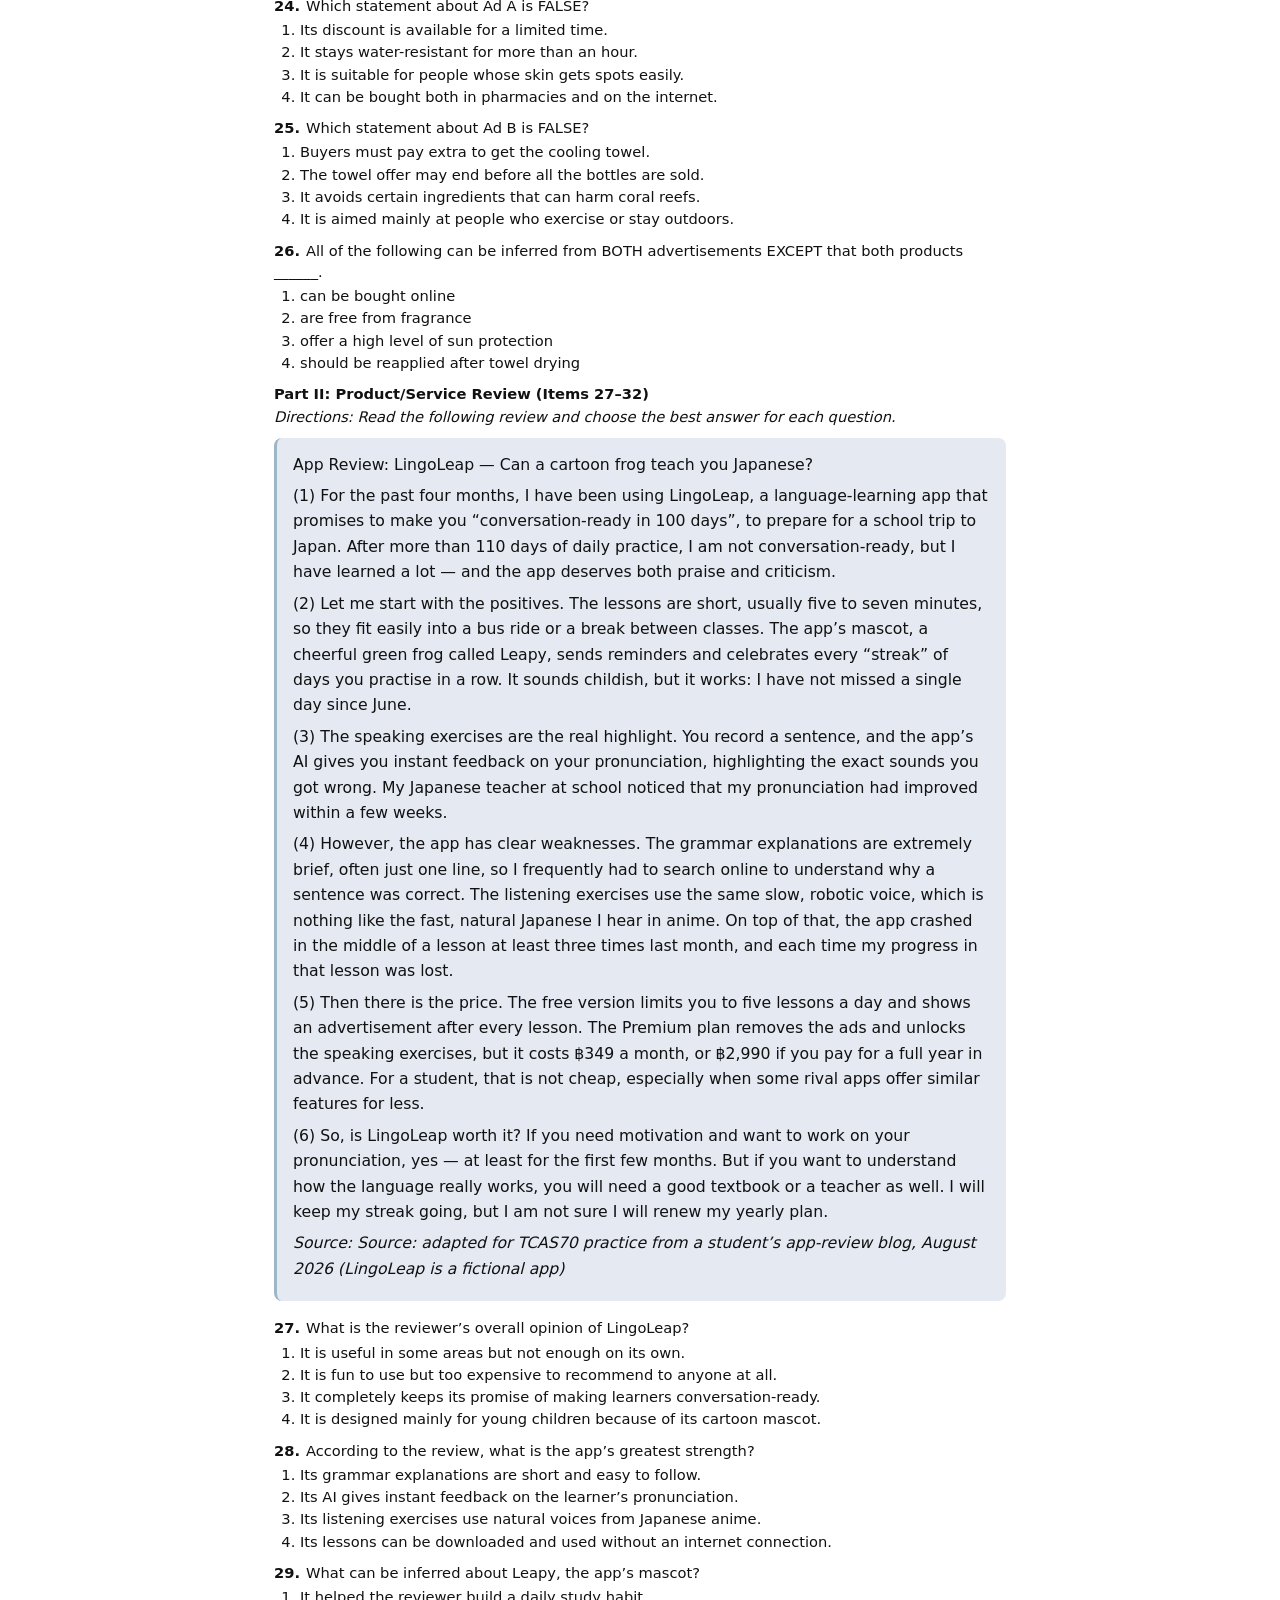
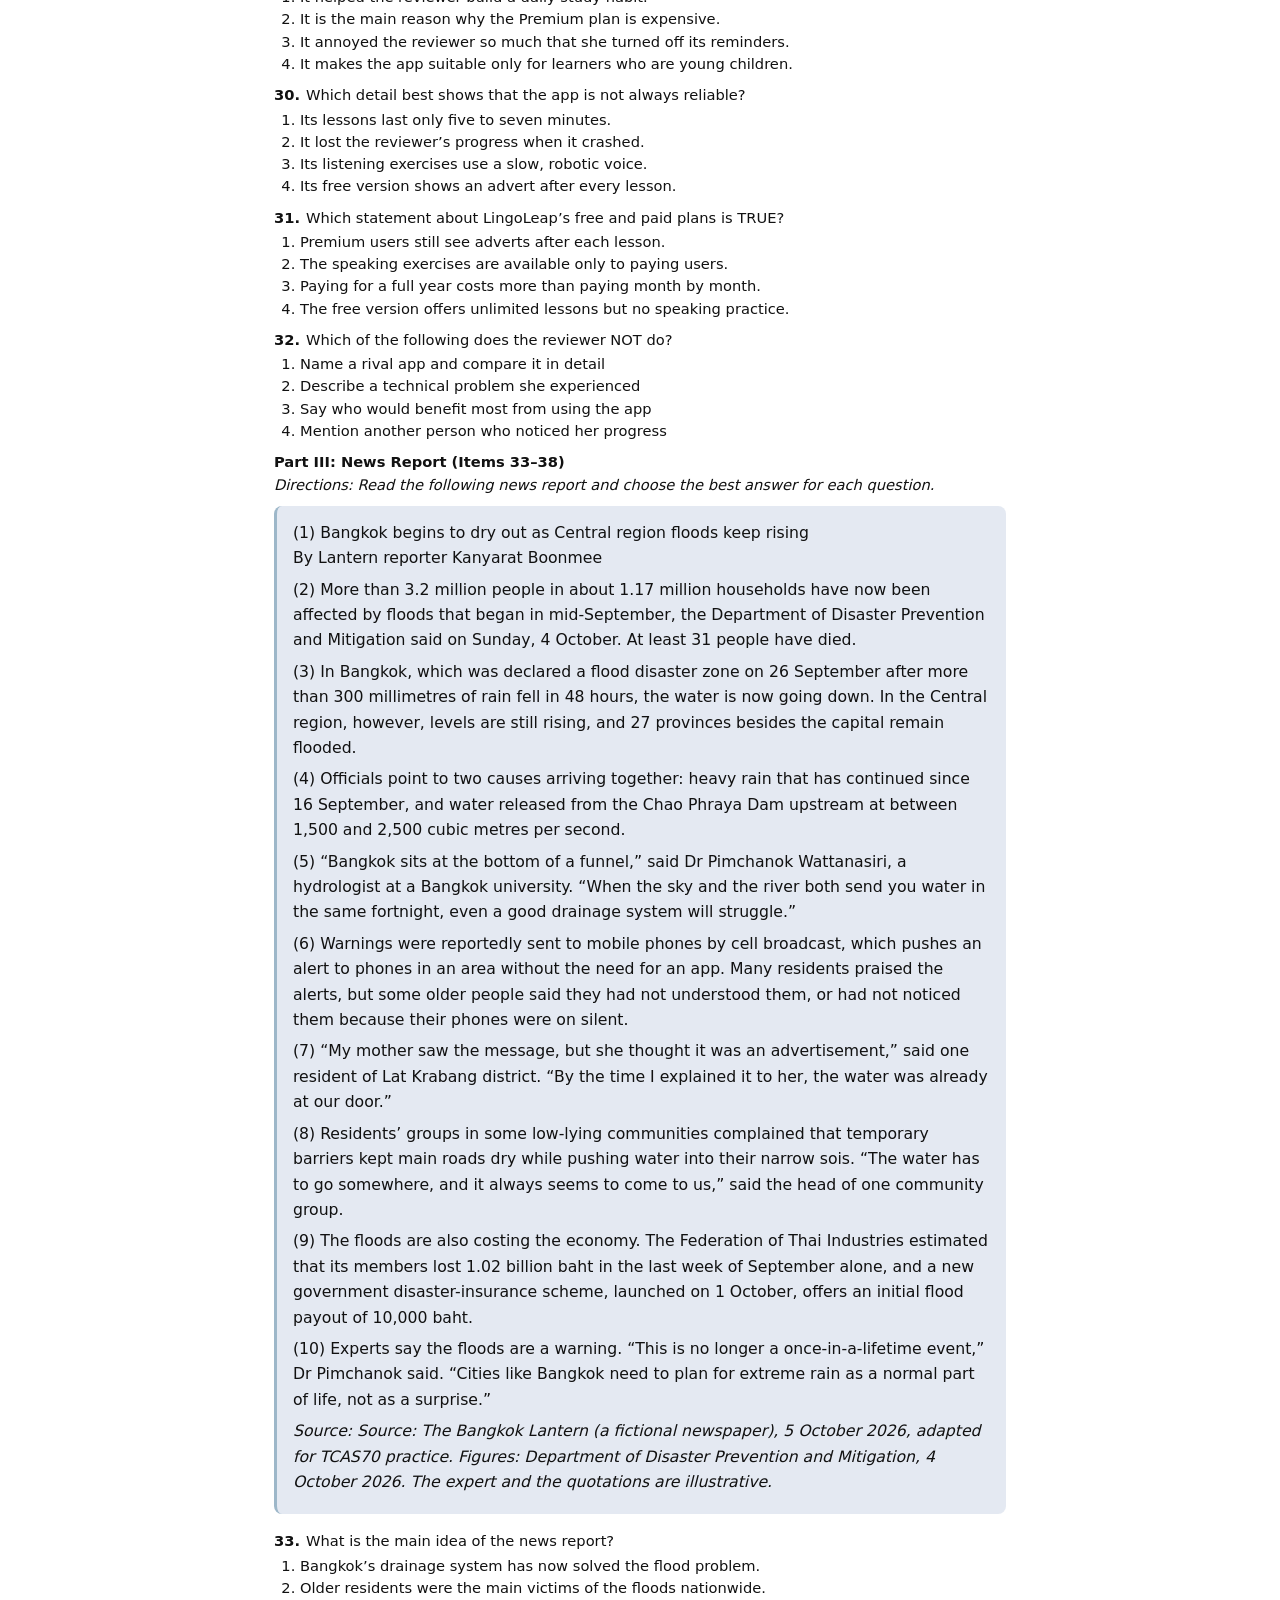
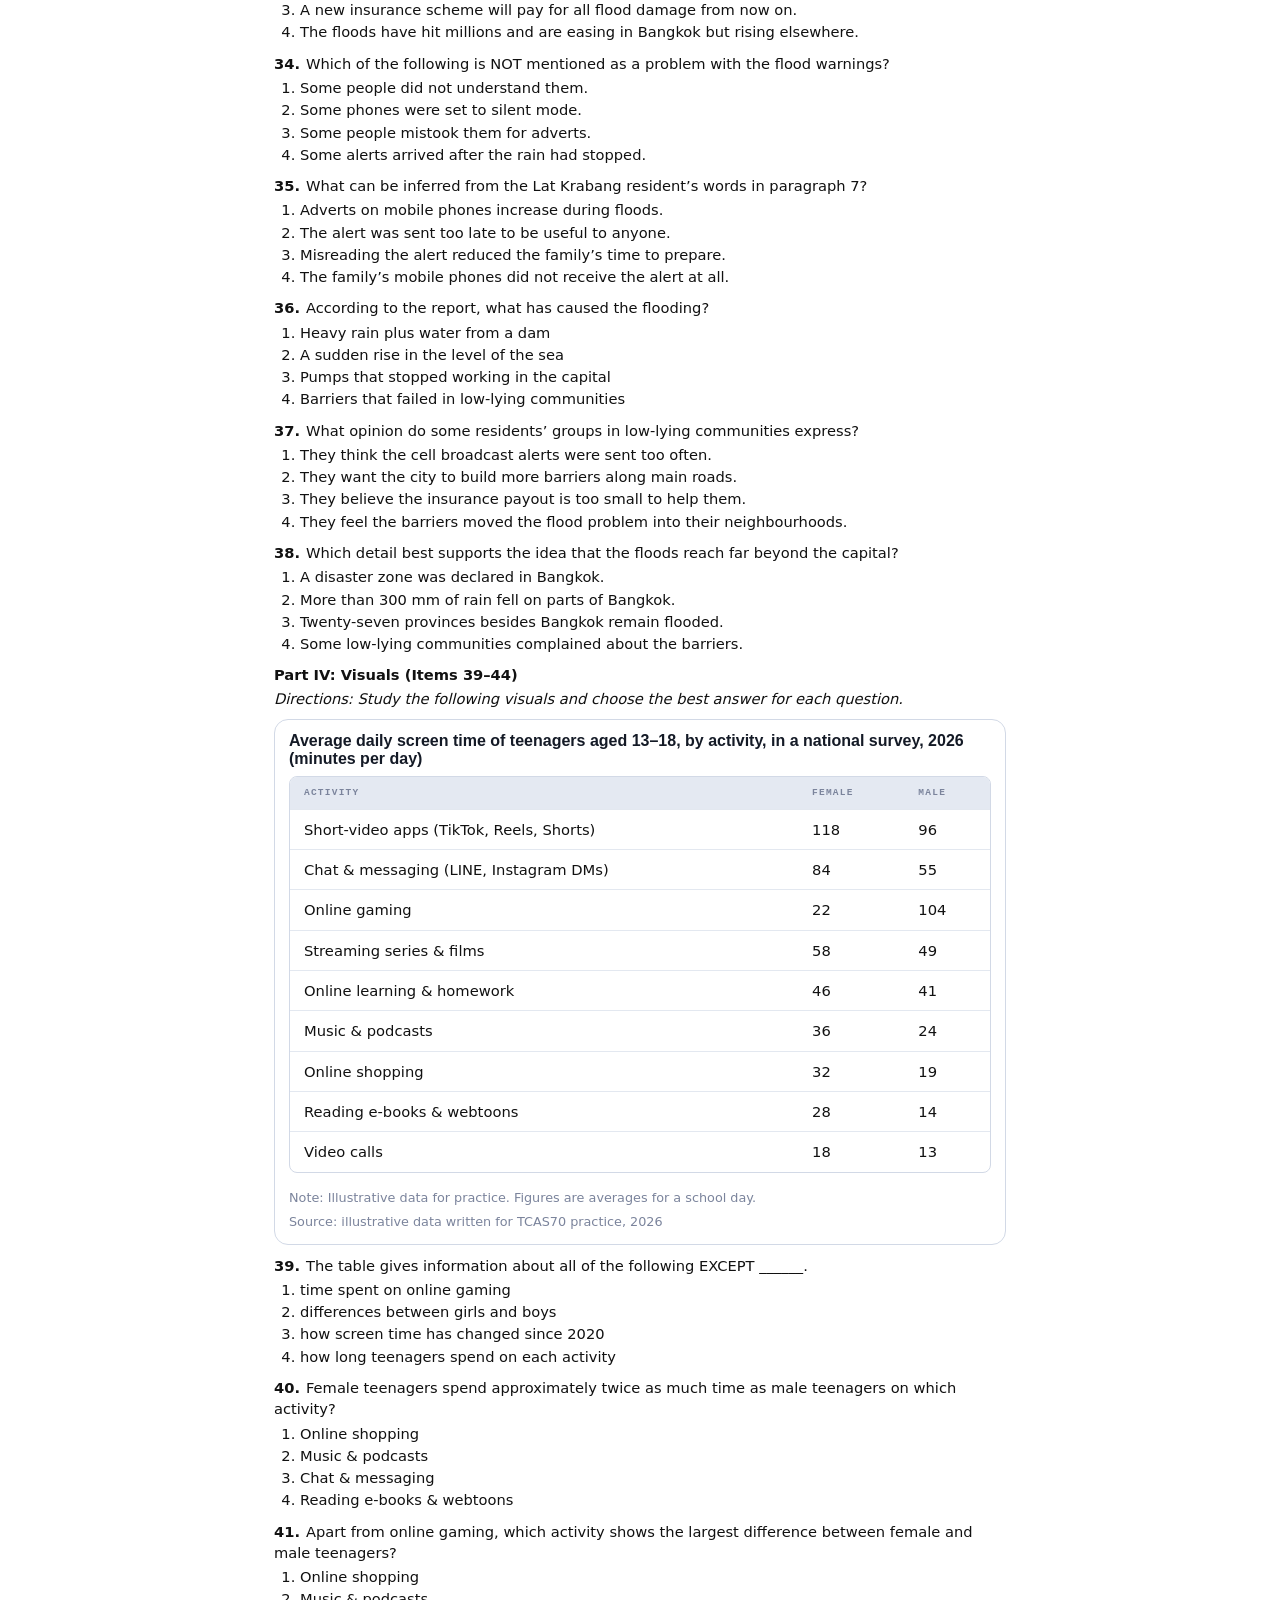
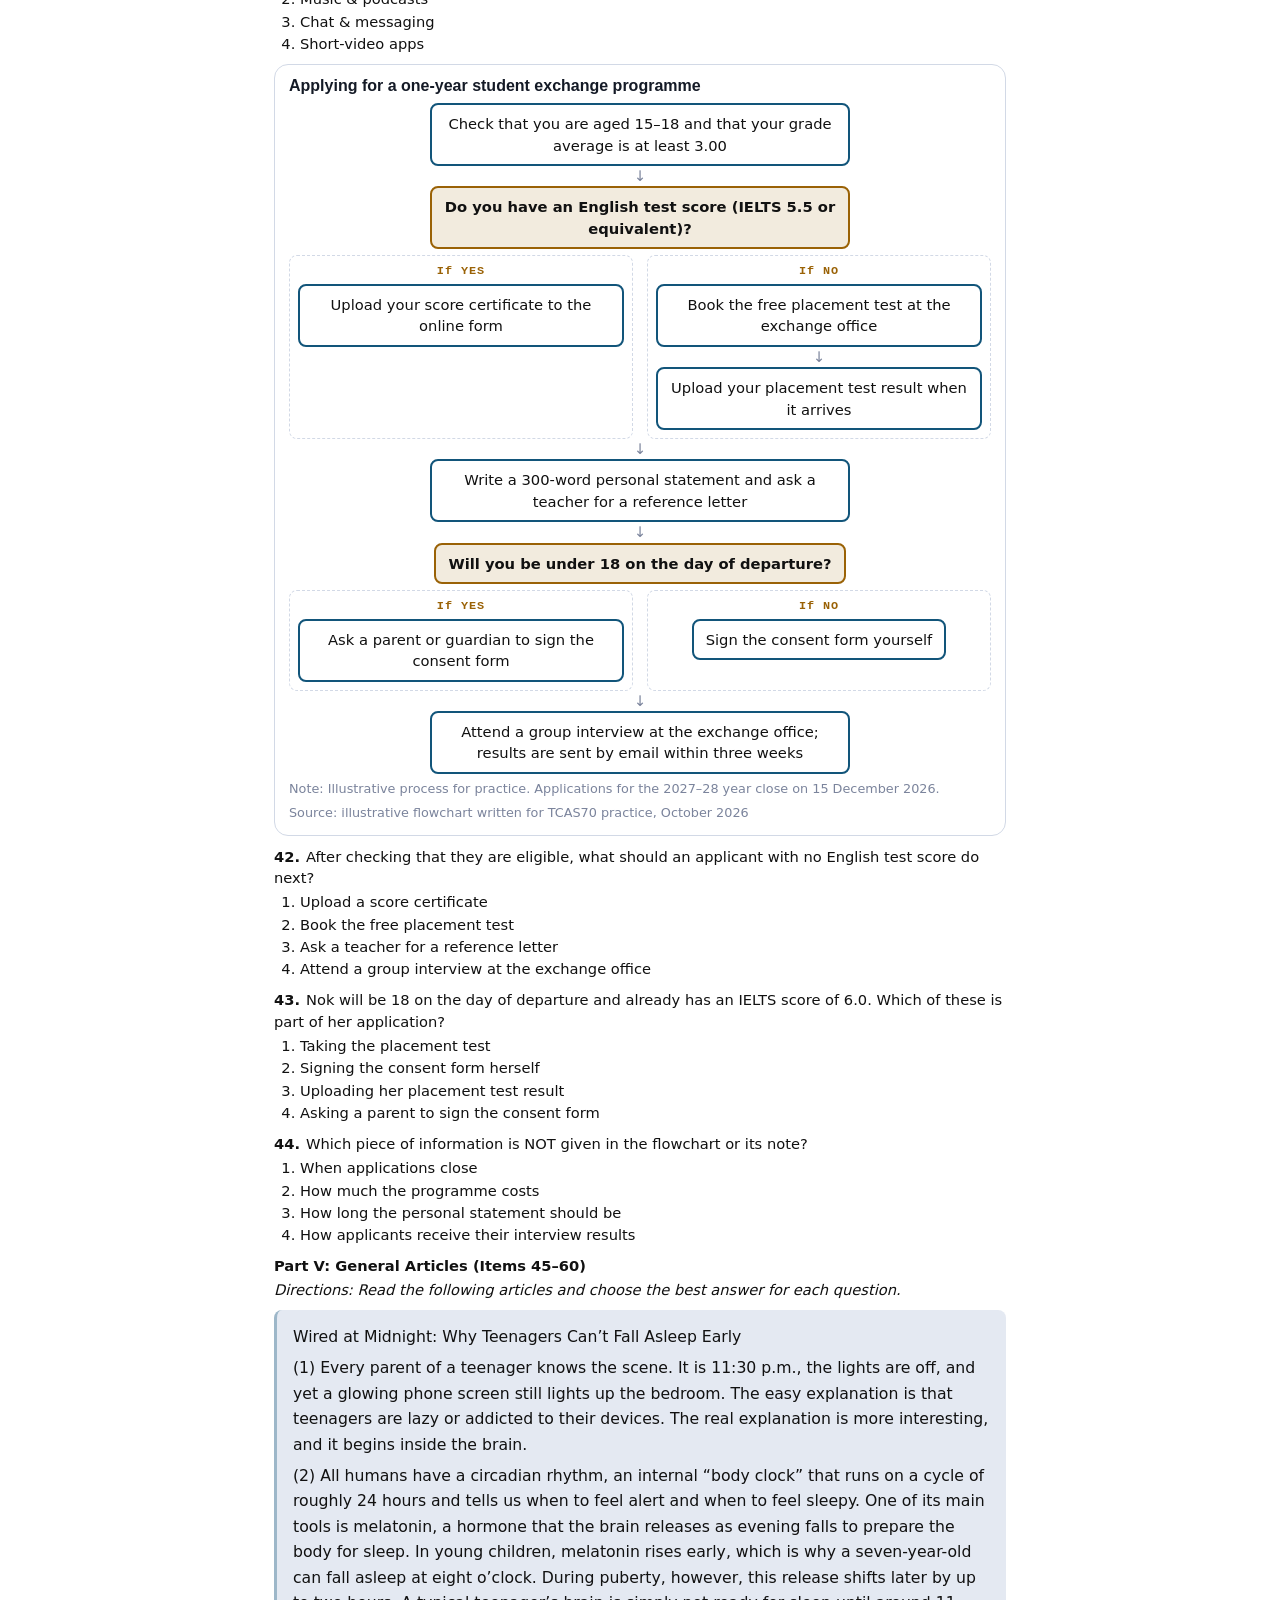
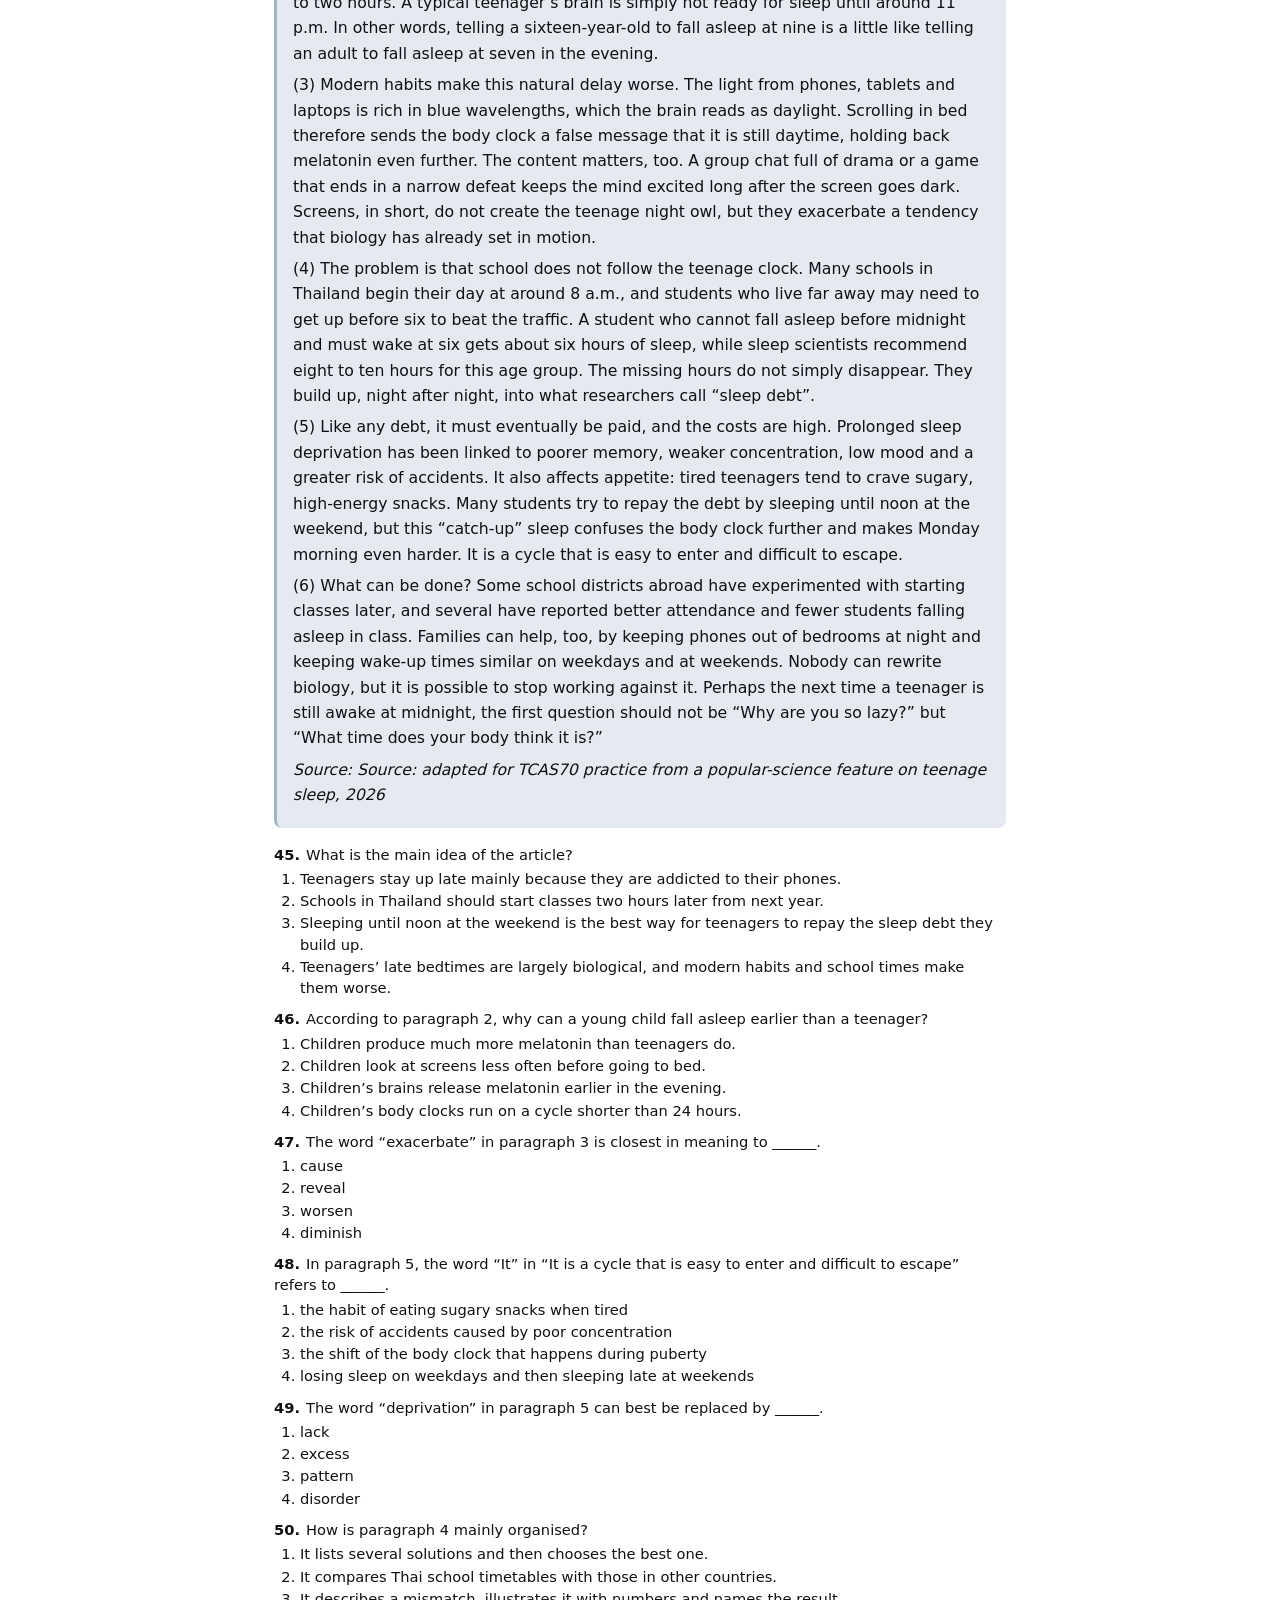
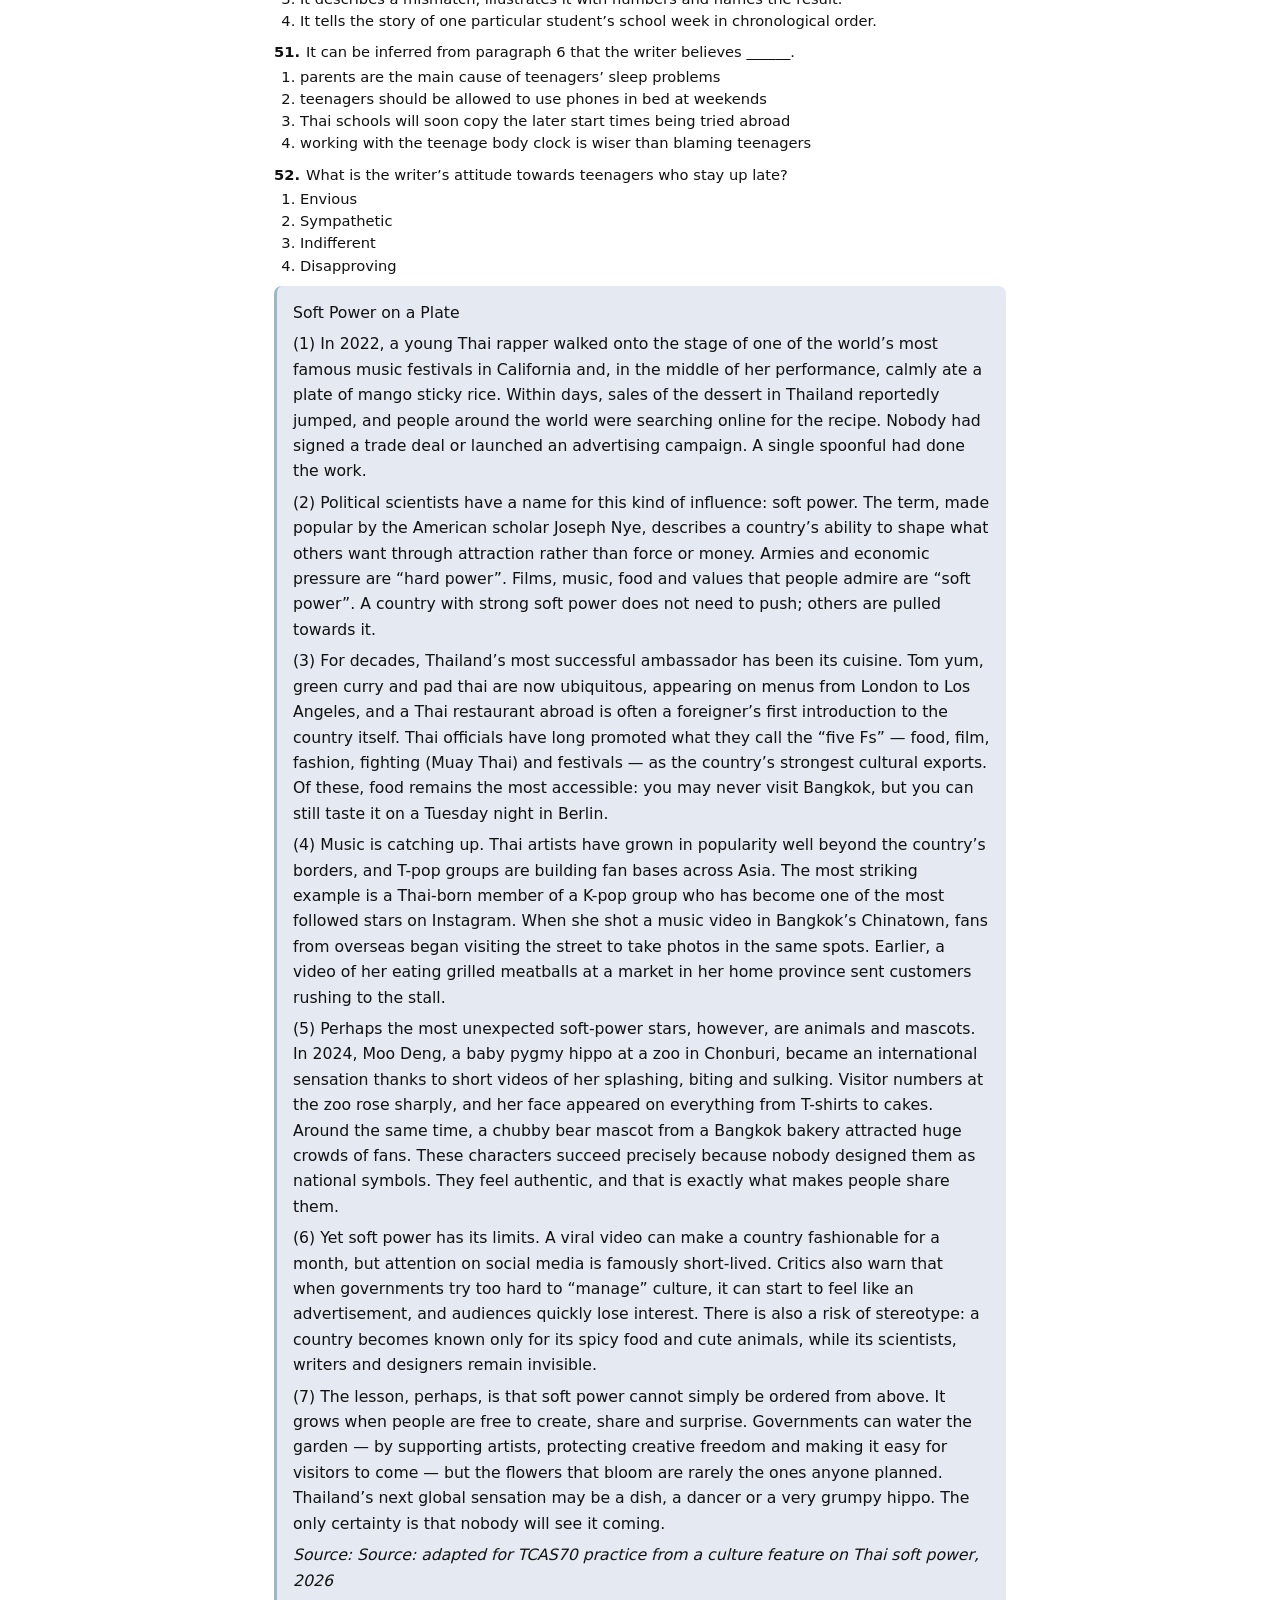
<file: booklet.html>
<!doctype html>
<html lang="en"><head><meta charset="utf-8"><meta name="viewport" content="width=device-width,initial-scale=1">
<title>TCAS70 Mock Paper — print</title>
<link rel="stylesheet" href="theme.css?v=2026-10-06b">
<style>
:root{--pad:0}
body{background:#fff;color:#111;font:11pt/1.45 "Sarabun","Figtree",system-ui,sans-serif;margin:0}
.page{max-width:780px;margin:0 auto;padding:24px}
h1{font:700 20pt/1.2 var(--f-display);margin:0 0 4px}
.sub{color:#555;margin-bottom:10px}
.rules{border:1px solid #999;border-radius:8px;padding:10px 14px;margin:12px 0 18px;font-size:10pt}
.sec{font:700 12pt var(--f-display);margin:22px 0 2px;border-bottom:2px solid #111;padding-bottom:3px;break-after:avoid}
.part{font-weight:700;margin:10px 0 0}.dir{font-style:italic;margin:2px 0 10px}
.ctx{margin:10px 0;break-inside:auto}
.ctx .dialogue .dline{display:flex;gap:10px;margin:3px 0}.ctx .who{font-weight:700;min-width:90px}
.ctx .passage p{margin:0 0 6px;white-space:pre-wrap}
.q{margin:8px 0 10px;break-inside:avoid}
.q .stem{margin:0 0 3px;font-size:11pt;font-weight:400;line-height:1.45}.q .n{font-weight:700;margin-right:6px}
.q ol{margin:2px 0 0 26px;padding:0}.q li{margin:1px 0}
.orderblock{background:none;border:none;padding:0;margin:2px 0 4px}.orderblock p{margin:2px 0}
.gap{font-weight:700}
.key{break-before:page}
.key table{border-collapse:collapse;width:100%;font-size:10pt}.key td,.key th{border:1px solid #bbb;padding:3px 6px;text-align:center}
.why{margin:6px 0;font-size:10pt;break-inside:avoid}.why b{margin-right:6px}
.tag{color:#666;font:8.5pt var(--f-mono)}
.adcard{box-shadow:none}.visual{break-inside:avoid}
@media print{.noprint{display:none}.page{padding:0}}
@page{size:A4;margin:16mm 15mm}
</style></head><body><div class="page" id="out"></div>
<script src="content.js?v=2026-10-06b"></script><script src="lexicon.js?v=2026-10-06b"></script><script src="topic-t1.js?v=2026-10-06b"></script><script src="topic-t2.js?v=2026-10-06b"></script><script src="topic-t3.js?v=2026-10-06b"></script><script src="topic-t4.js?v=2026-10-06b"></script><script src="topic-t5.js?v=2026-10-06b"></script><script src="topic-t6.js?v=2026-10-06b"></script><script src="topic-t7.js?v=2026-10-06b"></script><script src="topic-t8.js?v=2026-10-06b"></script><script src="topic-t9.js?v=2026-10-06b"></script><script src="topic-t10.js?v=2026-10-06b"></script><script src="topic-t11.js?v=2026-10-06b"></script><script src="topic-t12.js?v=2026-10-06b"></script><script src="topic-t13.js?v=2026-10-06b"></script>
<script src="mock-1.js?v=2026-10-06b"></script><script src="mock-2.js?v=2026-10-06b"></script><script src="mock-3.js?v=2026-10-06b"></script><script src="mock-4.js?v=2026-10-06b"></script><script src="mock-5.js?v=2026-10-06b"></script>
<script>window.CONTENT={CEFR:CEFR,RANKS:RANKS,BADGES:BADGES,REMEDIATION:REMEDIATION,TOPICS:TOPICS,MOCKS:MOCKS};</script>
<script src="engine.js?v=2026-10-06b"></script>
<script>
(function(){
  var q=new URLSearchParams(location.search), id=q.get('m')||'m1', mode=q.get('key')||'both';
  var m=MOCKS.filter(function(x){return x.id===id;})[0], E=window.Engine;
  function esc(s){return String(s).replace(/[&<>"]/g,function(c){return{'&':'&amp;','<':'&lt;','>':'&gt;','"':'&quot;'}[c];});}
  function gaps(t){return esc(t).replace(/___\((\d+)\)___/g,'<span class="gap">____(&#8203;$1)____</span>');}
  function ctxKey(it){return JSON.stringify([it.lines||0,it.passage||0,it.ad||0,it.visual||0,it.given||0]);}
  var nAll=0,nScored=0;m.sections.forEach(function(s){nAll+=s.items.length;if(s.points)nScored+=s.items.length;});
  var h=mode==='key'?'':'<h1>TCAS70 A-Level English · '+esc(m.name)+'</h1><div class="sub">'+nScored+' items · 4 options · 1.25 points each (100 points)'+(nAll>nScored?' + '+(nAll-nScored)+' unscored triage items':'')+' · '+m.minutes+' minutes · Practice paper written for TCAS70 Launchpad</div>';
  if(mode!=='key'){
    h+='<div class="rules">Choose the ONE best answer for each item and mark it on your answer sheet. Do not use a dictionary. Section I: 20 items (25 pts) · Section II: 40 items (50 pts) · Section III: 20 items (25 pts).</div>';
    var lastPart='', last='', n=0;
    m.sections.forEach(function(s){
      if(s.part!==lastPart){h+='<div class="sec">'+esc(s.part)+'</div>';lastPart=s.part;}
      h+='<div class="part">'+esc(s.title)+'</div><div class="dir">Directions: '+esc(s.instructions)+'</div>';
      last='';
      s.items.forEach(function(it){
        n++; var k=ctxKey(it);
        if(k!==last && k!=='[0,0,0,0,0]'){
          last=k; h+='<div class="ctx">';
          if(it.lines) h+='<div class="dialogue">'+it.lines.map(function(l){return '<div class="dline"><span class="who">'+esc(l.who)+(l.who==='Situation'?':':'')+'</span><span>'+gaps(l.text)+'</span></div>';}).join('')+'</div>';
          if(it.ad) h+=E.adHtml(it.ad);
          if(it.visual) h+=E.visualHtml(it.visual);
          if(it.passage) h+='<div class="passage">'+it.passage.split(/\n\n/).map(function(p){return '<p>'+gaps(p)+'</p>';}).join('')+(it.source?'<p><i>Source: '+esc(it.source)+'</i></p>':'')+'</div>';
          if(it.given) h+='<div>'+it.given+'</div>';
          h+='</div>';
        }
        var stem=(it.type==='gap'||it.type==='cloze')?'':(it.stem||'');
        h+='<div class="q"><div class="stem"><span class="n">'+n+'.</span>'+stem+'</div><ol>'+it.options.map(function(o){return '<li>'+esc(o)+'</li>';}).join('')+'</ol></div>';
      });
    });
  }
  if(mode!=='paper'){
    h+='<div class="key"'+(mode==='key'?' style="break-before:auto"':'')+'><h1>Answer key · '+esc(m.name)+'</h1><table><tr>';
    var all=[];m.sections.forEach(function(s){all=all.concat(s.items);});
    var cols=Math.ceil(all.length/20);
    for(var c=0;c<cols;c++){h+='<th>Item</th><th>Ans</th>';} h+='</tr>';
    for(var r=0;r<20;r++){h+='<tr>';for(var c2=0;c2<cols;c2++){var i=c2*20+r;h+=all[i]?'<td>'+(i+1)+'</td><td><b>'+(all[i].answer+1)+'</b></td>':'<td></td><td></td>';}h+='</tr>';}
    h+='</table><h2 style="font:700 13pt var(--f-display);margin-top:18px">Explanations</h2>';
    all.forEach(function(it,i){var rem=REMEDIATION[it.tag];h+='<div class="why"><b>'+(i+1)+'. ('+(it.answer+1)+')</b>'+it.why+' <span class="tag">['+esc(rem?rem.name:it.tag)+' · '+esc(it.level)+']</span></div>';});
    h+='</div>';
  }
  document.getElementById('out').innerHTML=h;
  document.title='TCAS70 '+m.name;
})();
</script></body></html>
</file>
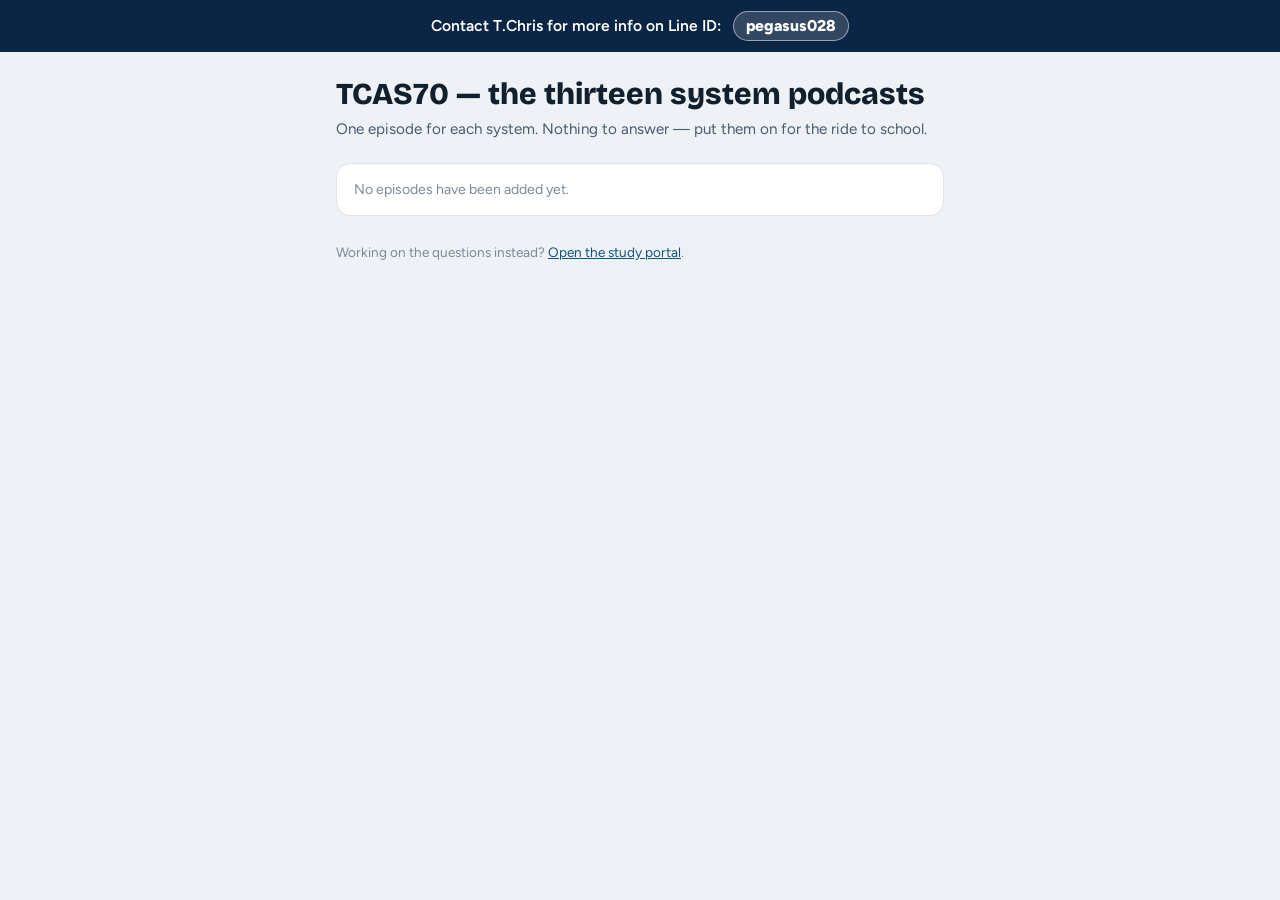
<file: podcasts.html>
<!doctype html>
<html lang="en">
<head>
<meta charset="utf-8">
<meta name="viewport" content="width=device-width, initial-scale=1, viewport-fit=cover">
<title>TCAS70 Launchpad — Podcasts</title>
<meta name="description" content="The thirteen system podcasts for TCAS70 A-Level English. Listen anywhere.">
<link rel="icon" href="data:image/svg+xml,<svg xmlns='http://www.w3.org/2000/svg' viewBox='0 0 16 16'><text y='13' font-size='13'>&#127911;</text></svg>">
<link rel="stylesheet" href="https://fonts.googleapis.com/css2?family=Bricolage+Grotesque:opsz,wght@12..96,600;12..96,800&family=Figtree:wght@400;500;600&display=swap">
<style>
/* A page for the bus. No sign-in, no navigation, nothing to decide: eight
   names and eight play buttons. It loads media.js and nothing else, so it is
   a few kilobytes over mobile data rather than the whole item bank. */
:root{
  --navy:#0B2545; --ink:#12202E; --ink-2:#4A5C6E; --ink-3:#7C8A98;
  --bg:#EEF2F6; --surface:#FFFFFF; --rule:#DCE3EA; --accent:#12557A;
  --r:14px;
}
@media (prefers-color-scheme:dark){
  :root{ --ink:#E8EEF4; --ink-2:#A8B6C2; --ink-3:#7C8A98;
         --bg:#0E1620; --surface:#16212D; --rule:#26323F; --accent:#7FC2E8; }
}
*{box-sizing:border-box;margin:0;padding:0}
html{-webkit-text-size-adjust:100%}
body{
  background:var(--bg);color:var(--ink);
  font-family:Figtree,system-ui,-apple-system,"Segoe UI",sans-serif;
  line-height:1.5;padding-bottom:40px;
}
.ribbon{
  background:var(--navy);color:#fff;padding:11px 16px;text-align:center;
  font-weight:600;font-size:.98rem;
}
.ribbon a{
  display:inline-block;color:#fff;text-decoration:none;font-weight:800;
  padding:2px 12px;border-radius:99px;margin-left:8px;
  background:rgba(255,255,255,.16);border:1.5px solid rgba(255,255,255,.5);
}
main{max-width:640px;margin:0 auto;padding:26px 16px 0}
h1{font-family:"Bricolage Grotesque",Figtree,sans-serif;font-weight:800;font-size:1.9rem;line-height:1.1}
.sub{color:var(--ink-2);font-size:.95rem;margin-top:7px}
ol{list-style:none;margin-top:22px;display:flex;flex-direction:column;gap:12px}
li{
  background:var(--surface);border:1px solid var(--rule);border-radius:var(--r);
  padding:15px 17px;display:flex;flex-direction:column;gap:11px;
}
h2{
  font-family:"Bricolage Grotesque",Figtree,sans-serif;font-weight:600;
  font-size:1.08rem;line-height:1.25;
}
h2 span{
  display:block;font-family:ui-monospace,SFMono-Regular,Menlo,monospace;
  font-size:10px;letter-spacing:.1em;color:var(--ink-3);font-weight:400;margin-bottom:3px;
}
audio{width:100%;height:40px}
.missing{font-size:.88rem;color:var(--ink-3)}
footer{max-width:640px;margin:26px auto 0;padding:0 16px;color:var(--ink-3);font-size:.85rem}
footer a{color:var(--accent)}
</style>
</head>
<body>

<div class="ribbon">Contact T.Chris for more info on Line ID:
  <a href="https://line.me/ti/p/s8-dggjcqD" target="_blank" rel="noopener">pegasus028</a>
</div>

<main>
  <h1>TCAS70 — the thirteen system podcasts</h1>
  <p class="sub">One episode for each system. Nothing to answer — put them on for the ride to school.</p>
  <ol id="list"></ol>
</main>

<footer>
  <p>Working on the questions instead? <a href="index.html">Open the study portal</a>.</p>
</footer>

<script src="media.js?v=2026-10-06b"></script>
<script>
(function () {
  var list = document.getElementById('list');
  var n = 0;
  Object.keys(MEDIA).forEach(function (id) {
    var m = MEDIA[id];
    if (!m || !m.podcast) return;
    n++;
    var li = document.createElement('li');
    var h = document.createElement('h2');
    var tag = document.createElement('span');
    tag.textContent = 'STAGE ' + (n < 10 ? '0' + n : n);
    h.appendChild(tag);
    h.appendChild(document.createTextNode(m.title || id));
    li.appendChild(h);

    var a = document.createElement('audio');
    a.controls = true;
    a.preload = 'none';
    a.src = m.podcast;
    li.appendChild(a);

    /* An episode that has not been uploaded yet says so, rather than showing a
       player that does nothing when a student taps it on a moving bus. */
    var miss = document.createElement('p');
    miss.className = 'missing';
    miss.textContent = 'This episode has not been recorded yet.';
    miss.hidden = true;
    li.appendChild(miss);
    a.addEventListener('error', function () { a.hidden = true; miss.hidden = false; });

    /* Where they left off, kept in this browser only. Nothing is sent
       anywhere: this page has no sign-in and no server. */
    var key = 'mc.pod.' + id;
    a.addEventListener('loadedmetadata', function () {
      try {
        var at = parseFloat(localStorage.getItem(key) || '0');
        if (at > 5 && at < a.duration - 10) a.currentTime = at;
      } catch (e) {}
    });
    var mark = 0;
    a.addEventListener('timeupdate', function () {
      if (a.currentTime - mark < 10) return;
      mark = a.currentTime;
      try { localStorage.setItem(key, String(Math.round(a.currentTime))); } catch (e) {}
    });
    a.addEventListener('ended', function () {
      try { localStorage.removeItem(key); } catch (e) {}
    });
    /* One at a time, so tapping a second episode stops the first. */
    a.addEventListener('play', function () {
      list.querySelectorAll('audio').forEach(function (other) {
        if (other !== a) other.pause();
      });
    });

    list.appendChild(li);
  });
  if (!n) list.innerHTML = '<li class="missing">No episodes have been added yet.</li>';
})();
</script>
</body>
</html>
</file>
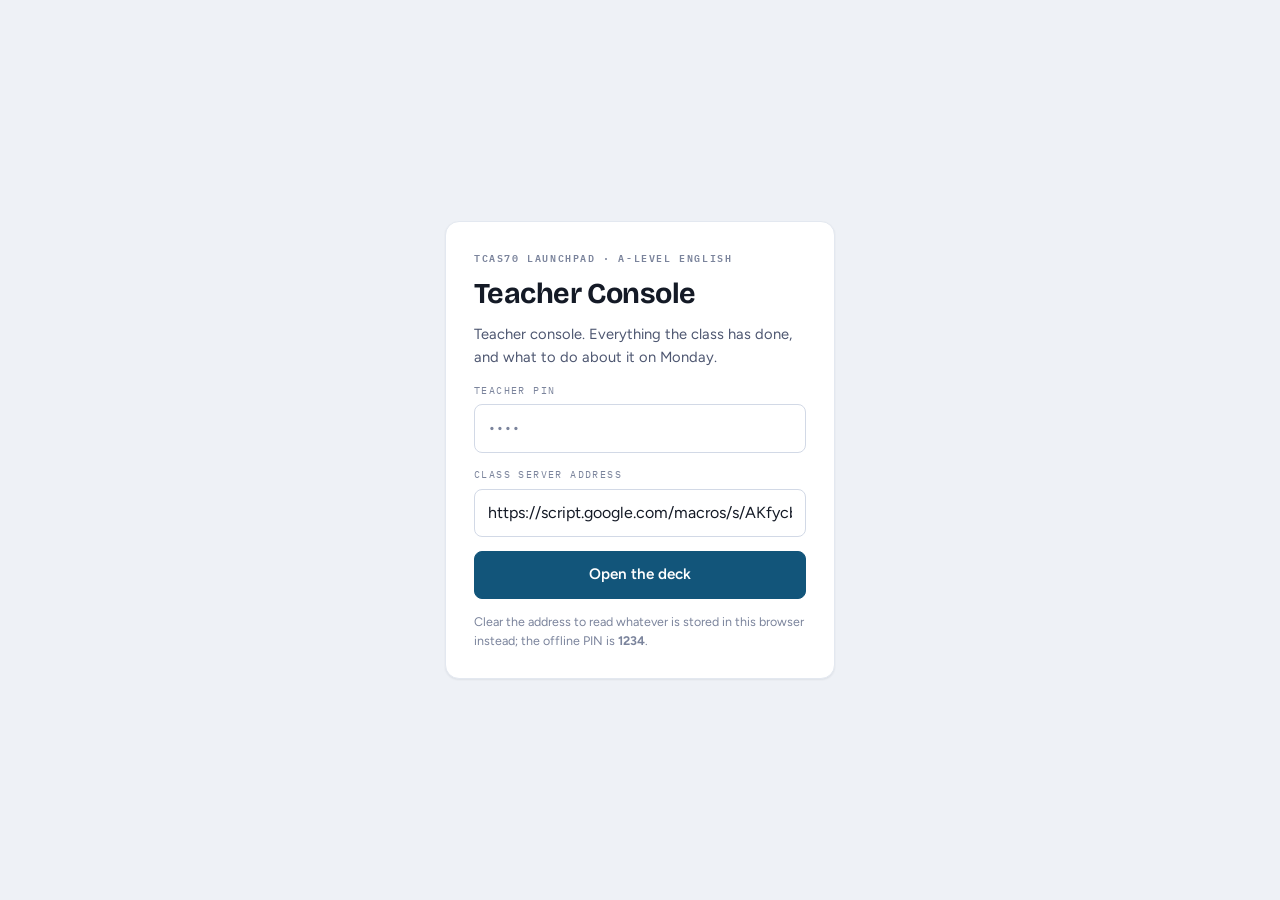
<file: teacher.html>
<!DOCTYPE html>
<html lang="en">
<head>
<meta charset="utf-8">
<meta name="viewport" content="width=device-width, initial-scale=1">
<title>TCAS70 Launchpad — Teacher Console</title>
<link rel="icon" href="data:image/svg+xml,%3Csvg xmlns='http://www.w3.org/2000/svg' viewBox='0 0 32 32'%3E%3Crect width='32' height='32' rx='7' fill='%2312557A'/%3E%3Ccircle cx='16' cy='16' r='8' fill='none' stroke='%23E5AE4A' stroke-width='2.5'/%3E%3Ccircle cx='16' cy='16' r='2.5' fill='%23E5AE4A'/%3E%3C/svg%3E">
<link rel="preconnect" href="https://fonts.googleapis.com">
<link rel="preconnect" href="https://fonts.gstatic.com" crossorigin>
<link rel="stylesheet" href="https://fonts.googleapis.com/css2?family=Bricolage+Grotesque:opsz,wght@12..96,600;12..96,800&family=Figtree:wght@400;500;600;700&family=IBM+Plex+Mono:wght@400;600&display=swap">
<link rel="stylesheet" href="theme.css?v=2026-10-06b">
<style>
/* ======================= TEACHER CONSOLE ============================== */
.wrap{max-width:1200px;margin:0 auto;padding-inline:16px}
.hidden{display:none!important}
.tiny{font-size:.78rem;color:var(--ink-3);line-height:1.5}

#gate{min-height:100vh;display:grid;place-items:center;padding:24px 16px}
.gatecard{width:100%;max-width:390px;padding:28px var(--pad);display:flex;flex-direction:column;gap:14px}
.gatecard h1{font-size:1.8rem;line-height:1.05}

header.top{border-bottom:1px solid var(--rule);background:var(--surface);position:sticky;top:0;z-index:30}
.top-in{max-width:1200px;margin:0 auto;padding:13px 16px;display:flex;align-items:center;gap:14px;flex-wrap:wrap}
.top-in h1{font-size:1.18rem}
.top-in .sub{font-family:var(--f-mono);font-size:9.5px;letter-spacing:.14em;text-transform:uppercase;color:var(--ink-3);display:block;margin-top:2px}

main{padding-block:20px 80px}
.grid{display:grid;grid-template-columns:1fr;gap:16px}
@media (min-width:1020px){.grid{grid-template-columns:minmax(0,1fr) minmax(0,1.4fr)}}

.panel{padding:16px var(--pad) var(--pad)}
.panel-h{display:flex;align-items:baseline;justify-content:space-between;gap:10px;margin-bottom:12px;flex-wrap:wrap}
.panel-h h2{font-size:1.08rem}

/* --------------------------------------------------------------- roster */
.roster-scroll{overflow-x:auto;border:1px solid var(--rule);border-radius:var(--r-m)}
table.roster{border-collapse:collapse;width:100%;min-width:680px;font-size:.86rem}
table.roster th{
  font-family:var(--f-mono);font-size:9px;letter-spacing:.12em;text-transform:uppercase;color:var(--ink-3);
  text-align:left;padding:9px 10px;background:var(--surface-2);white-space:nowrap;position:sticky;top:0;
}
table.roster td{padding:9px 10px;border-top:1px solid var(--rule-soft);white-space:nowrap}
table.roster tr.r{cursor:pointer}
table.roster th.sortable{cursor:pointer;user-select:none}
table.roster th.sortable:hover{color:var(--ink)}
table.roster th.sortable.on{color:var(--accent)}
table.roster tr.r:hover td{background:var(--surface-2)}
table.roster tr.sel td{background:var(--accent-soft)}
.who2{display:flex;flex-direction:column;gap:1px}
.who2 b{font-weight:600}
.who2 span{font-family:var(--f-mono);font-size:9.5px;color:var(--ink-3)}
.mini{width:64px;height:6px;background:var(--surface-3);border-radius:99px;overflow:hidden;display:inline-block;vertical-align:middle}
.mini i{display:block;height:100%;background:var(--accent)}
.flag{font-family:var(--f-mono);font-size:9px;letter-spacing:.08em;text-transform:uppercase;padding:2px 6px;border-radius:99px}
.flag.stall{background:var(--no-soft);color:var(--no)}
.flag.new{background:var(--accent-soft);color:var(--accent)}
.flag.fly{background:var(--ok-soft);color:var(--ok)}

/* ---------------------------------------------------------- disclosure */
details.disc{border:1px solid var(--rule);border-radius:var(--r-m);margin-bottom:10px;background:var(--surface)}
details.disc>summary{
  cursor:pointer;list-style:none;padding:11px 14px;display:flex;align-items:center;gap:10px;
  font-weight:600;font-size:.92rem;
}
details.disc>summary::-webkit-details-marker{display:none}
details.disc>summary::before{content:"▸";color:var(--ink-3);transition:transform .15s}
details.disc[open]>summary::before{transform:rotate(90deg)}
details.disc>summary .count{margin-left:auto;font-family:var(--f-mono);font-size:10px;color:var(--ink-3)}
.disc-body{padding:0 14px 14px;border-top:1px solid var(--rule-soft)}
.logtable{width:100%;border-collapse:collapse;font-size:.8rem;font-family:var(--f-mono)}
.logtable th{text-align:left;padding:7px 8px;color:var(--ink-3);font-size:9px;letter-spacing:.1em;text-transform:uppercase;border-bottom:1px solid var(--rule)}
.logtable td{padding:6px 8px;border-bottom:1px solid var(--rule-soft);vertical-align:top}
.logtable tr.bad td{background:var(--no-soft)}
.logtable .g{color:var(--ink-3)}
.logscroll{max-height:340px;overflow:auto;margin-top:8px;border-radius:var(--r-s)}

/* ------------------------------------------------------------- report */
.rep-block{border-left:3px solid var(--no);padding-left:14px;margin-bottom:18px}
.rep-block.good{border-left-color:var(--ok)}
.rep-h{display:flex;align-items:baseline;gap:9px;flex-wrap:wrap;margin-bottom:6px}
.rep-h h4{font-family:var(--f-display);font-size:1rem;font-weight:700}
.rep-rate{font-family:var(--f-mono);font-size:10px;color:var(--ink-3)}
.rep-p{font-size:.9rem;line-height:1.55;color:var(--ink-2);margin-bottom:8px}
.rep-teach{font-size:.88rem;line-height:1.55;background:var(--surface-2);padding:11px 13px;border-radius:var(--r-m);margin-bottom:8px}
.rep-teach b{font-family:var(--f-mono);font-size:9px;letter-spacing:.13em;text-transform:uppercase;color:var(--ink-3);display:block;margin-bottom:5px}
.rep-acts{list-style:none;padding:0;display:flex;flex-direction:column;gap:7px}
.rep-acts li{display:flex;gap:9px;font-size:.88rem;line-height:1.5;color:var(--ink-2)}
.rep-acts li::before{content:"→";color:var(--accent);flex:0 0 auto;font-weight:700}

/* --------------------------------------------------------------- class */
.heat{display:flex;flex-direction:column;gap:5px}
.heat-row{display:grid;grid-template-columns:1fr 96px 44px;gap:10px;align-items:center;font-size:.85rem}
.heat-bar{height:9px;background:var(--surface-3);border-radius:99px;overflow:hidden}
.heat-bar i{display:block;height:100%;background:var(--no)}
.heat-n{font-family:var(--f-mono);font-size:10px;color:var(--ink-3);text-align:right}

.sysbars{display:flex;flex-direction:column;gap:6px}
.sysbar{display:grid;grid-template-columns:1fr 110px 44px;gap:10px;align-items:center;font-size:.85rem}
.sysbar-b{height:9px;background:var(--surface-3);border-radius:99px;overflow:hidden}
.sysbar-b i{display:block;height:100%;background:var(--accent)}
.sysbar-n{font-family:var(--f-mono);font-size:10px;color:var(--ink-3);text-align:right}

.tools{display:flex;gap:8px;flex-wrap:wrap;margin-left:auto}
.stat5{display:grid;grid-template-columns:repeat(2,1fr);gap:9px;margin-bottom:14px}
@media (min-width:640px){.stat5{grid-template-columns:repeat(5,1fr)}}
.stat{background:var(--surface-2);border-radius:var(--r-m);padding:11px 13px}
.stat b{display:block;font-family:var(--f-display);font-size:1.5rem;font-weight:800;line-height:1.1;font-variant-numeric:tabular-nums}
.stat span{font-family:var(--f-mono);font-size:9px;letter-spacing:.11em;text-transform:uppercase;color:var(--ink-3)}

.mocktable{width:100%;border-collapse:collapse;font-size:.85rem;margin-top:8px}
.mocktable th{font-family:var(--f-mono);font-size:9px;letter-spacing:.11em;text-transform:uppercase;color:var(--ink-3);text-align:left;padding:7px 8px;border-bottom:1px solid var(--rule)}
.mocktable td{padding:7px 8px;border-bottom:1px solid var(--rule-soft)}
.mocktable td.n{font-family:var(--f-mono);text-align:right;font-variant-numeric:tabular-nums}
.mocktable tr.low td{background:var(--no-soft)}

/* --------------------------------------------------------------- print */
#printable{display:none}
@media print{
  body>*{display:none!important}
  #printable{display:block!important;padding:0;font-family:Georgia,serif;color:#000;background:#fff}
  #printable .pq{page-break-inside:avoid;margin-bottom:16px}
  #printable .key{page-break-before:always}
  #printable h2{font-size:16pt;margin:0 0 4pt}
  #printable .meta{font-size:9pt;color:#444;margin-bottom:14pt}
  #printable .pq b{font-size:11pt}
  #printable .pq ol{margin:4pt 0 0 18pt;font-size:11pt}
  #printable .pq .ctx{font-size:10pt;font-style:italic;margin:2pt 0}
  #printable table{border-collapse:collapse;font-size:9.5pt;margin:4pt 0}
  #printable table td,#printable table th{border:1px solid #999;padding:2pt 6pt}
}
.empty{padding:30px 18px;text-align:center;color:var(--ink-3);font-size:.92rem}
.msg{font-size:.88rem;padding:10px 12px;border-radius:var(--r-m)}
.msg.bad{background:var(--no-soft);color:var(--no)}
.modebar{
  max-width:1200px;margin:10px auto 0;padding:9px 14px;border-radius:var(--r-m);
  background:var(--gold-soft);color:var(--gold);font-size:.82rem;display:flex;gap:10px;
  align-items:center;justify-content:space-between;flex-wrap:wrap;
}
.modebar b{font-family:var(--f-mono);font-size:9.5px;letter-spacing:.12em;text-transform:uppercase}
</style>
</head>
<body>

<div id="gate">
  <div class="card gatecard">
    <p class="kicker">TCAS70 Launchpad · A-Level English</p>
    <h1>Teacher Console</h1>
    <p style="color:var(--ink-2);font-size:.92rem">Teacher console. Everything the class has done, and what to do about it on Monday.</p>
    <div class="field"><label for="pin">Teacher PIN</label>
      <input type="password" id="pin" placeholder="••••" autocomplete="current-password"></div>
    <div class="field"><label for="url">Class server address</label>
      <input type="text" id="url" placeholder="https://script.google.com/macros/s/…/exec" spellcheck="false"></div>
    <div id="gate-msg" class="msg bad hidden"></div>
    <button class="btn primary wide" id="gate-go">Open the deck</button>
    <p class="tiny">Clear the address to read whatever is stored in this browser instead; the offline PIN is <strong>1234</strong>.</p>
  </div>
</div>

<div id="app" class="hidden">
  <header class="top">
    <div class="top-in">
      <div>
        <h1>Teacher Console</h1>
        <span class="sub" id="top-sub">—</span>
      </div>
      <div class="tools">
        <button class="btn sm" id="t-refresh">Refresh</button>
        <button class="btn sm" id="t-csv">Export CSV</button>
        <button class="btn sm ghost" id="t-out">Close</button>
      </div>
    </div>
  </header>
  <div id="modebar-slot"></div>

  <main class="wrap">
    <div class="stat5" id="stats"></div>
    <div class="grid">
      <div class="card panel">
        <div class="panel-h"><h2>Class roster</h2><span class="kicker" id="roster-n"></span></div>
        <input type="text" id="q" placeholder="Filter by name or student ID" spellcheck="false" style="margin-bottom:10px">
        <div class="roster-scroll"><table class="roster" id="roster"></table></div>
        <div style="margin-top:18px">
          <div class="panel-h"><h2 style="font-size:.98rem">Where the class is losing marks</h2></div>
          <div class="heat" id="heat"></div>
        </div>
        <div style="margin-top:18px">
          <div class="panel-h"><h2 style="font-size:.98rem">The thirteen systems, class mean</h2></div>
          <div class="sysbars" id="sysbars"></div>
        </div>
      </div>
      <div class="card panel" id="detail"><div class="empty">Select a student to see their log, their diagnosis, their mock results, and to set them a paper.</div></div>
    </div>
  </main>
</div>

<div id="printable"></div>
<div id="toast-slot"></div>

<!-- ===================================================================
     CLASS SERVER — paste your /exec URL between the quotes.
     =================================================================== -->
<script>window.MC_API_URL = 'https://script.google.com/macros/s/AKfycbwQu4t9pC-2polOGFPn6bWmD1wA9Jp93n6RszywAP5E1OHQdAmtTL4-0oz78lkR5kLP/exec';</script>

<script src="content.js?v=2026-10-06b"></script>
<script src="lexicon.js?v=2026-10-06b"></script>
<script src="topic-t1.js?v=2026-10-06b"></script>
<script src="topic-t2.js?v=2026-10-06b"></script>
<script src="topic-t3.js?v=2026-10-06b"></script>
<script src="topic-t4.js?v=2026-10-06b"></script>
<script src="topic-t5.js?v=2026-10-06b"></script>
<script src="topic-t6.js?v=2026-10-06b"></script>
<script src="topic-t7.js?v=2026-10-06b"></script>
<script src="topic-t8.js?v=2026-10-06b"></script>
<script src="topic-t9.js?v=2026-10-06b"></script>
<script src="topic-t10.js?v=2026-10-06b"></script>
<script src="topic-t11.js?v=2026-10-06b"></script>
<script src="topic-t12.js?v=2026-10-06b"></script>
<script src="topic-t13.js?v=2026-10-06b"></script>
<script src="media.js?v=2026-10-06b"></script>
<script src="mock-1.js?v=2026-10-06b"></script>
<script src="mock-2.js?v=2026-10-06b"></script>
<script src="mock-3.js?v=2026-10-06b"></script>
<script src="mock-4.js?v=2026-10-06b"></script>
<script src="mock-5.js?v=2026-10-06b"></script>
<script src="content-export.js?v=2026-10-06b"></script>
<script src="engine.js?v=2026-10-06b"></script>
<script src="api.js?v=2026-10-06b"></script>
<script src="teacher.js?v=2026-10-06b"></script>
</body>
</html>
</file>
<file: theme.css>
/* ===========================================================================
   MISSION CONTROL — theme.css
   Shared tokens and item components for the student and teacher consoles.
   Three theme states: bare :root (light), prefers-color-scheme, [data-theme].
   =========================================================================== */

:root{
  --ground:#EEF1F6;
  --surface:#FFFFFF;
  --surface-2:#E4E9F2;
  --surface-3:#D6DDEA;
  --ink:#141A26;
  --ink-2:#4E5771;
  --ink-3:#7B849C;
  --rule:#D2D9E6;
  --rule-soft:#E3E8F0;
  --accent:#12557A;
  --accent-ink:#FFFFFF;
  --accent-soft:rgba(18,85,122,.10);
  --accent-line:rgba(18,85,122,.34);
  --gold:#9A6206;
  --gold-soft:rgba(154,98,6,.13);
  --ok:#186B4E;
  --ok-soft:rgba(24,107,78,.11);
  --no:#AE3A22;
  --no-soft:rgba(174,58,34,.10);
  --shadow-s:0 1px 2px rgba(20,26,38,.07);
  --shadow-m:0 2px 10px rgba(20,26,38,.09);
  --shadow-l:0 12px 32px rgba(20,26,38,.16);

  --f-display:"Bricolage Grotesque","Figtree","Helvetica Neue",Arial,sans-serif;
  --f-ui:"Figtree","Helvetica Neue",Arial,sans-serif;
  --f-mono:"IBM Plex Mono","SFMono-Regular",Consolas,monospace;

  --r-s:4px; --r-m:8px; --r-l:14px;
  --pad:clamp(16px,4vw,28px);
}
@media (prefers-color-scheme: dark){
  :root:not([data-theme="light"]){
    --ground:#0B0F17;
    --surface:#141A26;
    --surface-2:#1B2333;
    --surface-3:#242E42;
    --ink:#E4E9F2;
    --ink-2:#9AA4BC;
    --ink-3:#737D96;
    --rule:#28324a;
    --rule-soft:#1F2739;
    --accent:#63B9E0;
    --accent-ink:#0B121C;
    --accent-soft:rgba(99,185,224,.15);
    --accent-line:rgba(99,185,224,.42);
    --gold:#E5AE4A;
    --gold-soft:rgba(229,174,74,.15);
    --ok:#4FBE8B;
    --ok-soft:rgba(79,190,139,.14);
    --no:#F07A5E;
    --no-soft:rgba(240,122,94,.14);
    --shadow-s:0 1px 2px rgba(0,0,0,.4);
    --shadow-m:0 2px 10px rgba(0,0,0,.45);
    --shadow-l:0 12px 32px rgba(0,0,0,.55);
  }
}
:root[data-theme="dark"]{
  --ground:#0B0F17; --surface:#141A26; --surface-2:#1B2333; --surface-3:#242E42;
  --ink:#E4E9F2; --ink-2:#9AA4BC; --ink-3:#737D96; --rule:#28324a; --rule-soft:#1F2739;
  --accent:#63B9E0; --accent-ink:#0B121C; --accent-soft:rgba(99,185,224,.15); --accent-line:rgba(99,185,224,.42);
  --gold:#E5AE4A; --gold-soft:rgba(229,174,74,.15);
  --ok:#4FBE8B; --ok-soft:rgba(79,190,139,.14);
  --no:#F07A5E; --no-soft:rgba(240,122,94,.14);
  --shadow-s:0 1px 2px rgba(0,0,0,.4); --shadow-m:0 2px 10px rgba(0,0,0,.45); --shadow-l:0 12px 32px rgba(0,0,0,.55);
}

*{box-sizing:border-box}
html{-webkit-text-size-adjust:100%}
body{
  margin:0; background:var(--ground); color:var(--ink);
  font-family:var(--f-ui); font-size:16px; line-height:1.55;
  -webkit-font-smoothing:antialiased;
}
h1,h2,h3,h4{font-family:var(--f-display);letter-spacing:-.02em;text-wrap:balance;margin:0}
p{margin:0}
button{font:inherit;color:inherit}
a{color:var(--accent)}
:focus-visible{outline:2px solid var(--accent);outline-offset:2px;border-radius:var(--r-s)}
.num{font-variant-numeric:tabular-nums}

/* ---------------------------------------------------------------- labels */
.kicker{
  font-family:var(--f-mono);font-size:10px;font-weight:600;letter-spacing:.16em;
  text-transform:uppercase;color:var(--ink-3);
}
.pill{
  display:inline-flex;align-items:center;gap:6px;
  font-family:var(--f-mono);font-size:10px;font-weight:600;letter-spacing:.1em;
  text-transform:uppercase;padding:3px 8px;border-radius:999px;
  background:var(--surface-2);color:var(--ink-2);white-space:nowrap;
}
.pill.on{background:var(--accent-soft);color:var(--accent)}
.pill.good{background:var(--ok-soft);color:var(--ok)}
.pill.bad{background:var(--no-soft);color:var(--no)}
.pill.gold{background:var(--gold-soft);color:var(--gold)}

/* --------------------------------------------------------------- buttons */
.btn{
  display:inline-flex;align-items:center;justify-content:center;gap:8px;
  padding:11px 18px;border-radius:var(--r-m);border:1px solid var(--rule);
  background:var(--surface);color:var(--ink);font-weight:600;font-size:.95rem;
  cursor:pointer;transition:background .13s,border-color .13s,transform .08s;
}
.btn:hover{background:var(--surface-2)}
.btn:active{transform:translateY(1px)}
.btn[disabled]{opacity:.45;cursor:not-allowed}
.btn.primary{background:var(--accent);border-color:var(--accent);color:var(--accent-ink)}
.btn.primary:hover{filter:brightness(1.1)}
.btn.ghost{background:transparent;border-color:transparent;color:var(--ink-2)}
.btn.ghost:hover{background:var(--surface-2);color:var(--ink)}
.btn.sm{padding:7px 12px;font-size:.85rem}
.btn.wide{width:100%}

/* --------------------------------------------------------------- inputs */
.field{display:flex;flex-direction:column;gap:6px}
.field label{font-family:var(--f-mono);font-size:10px;letter-spacing:.14em;text-transform:uppercase;color:var(--ink-3)}
input[type=text],input[type=password],select,textarea{
  font:inherit;padding:11px 13px;border-radius:var(--r-m);
  border:1px solid var(--rule);background:var(--surface);color:var(--ink);width:100%;
}
input::placeholder{color:var(--ink-3)}

/* ----------------------------------------------------------------- cards */
.card{
  background:var(--surface);border:1px solid var(--rule-soft);
  border-radius:var(--r-l);box-shadow:var(--shadow-s);
}

/* ------------------------------------------------------- item components */
.given{
  display:flex;gap:12px;align-items:flex-start;
  background:var(--surface-2);border-radius:var(--r-m);padding:12px 14px;margin-bottom:14px;
}
.given-k{
  font-family:var(--f-mono);font-size:9px;letter-spacing:.16em;text-transform:uppercase;
  color:var(--ink-3);padding-top:5px;flex:0 0 auto;
}
.given-t{font-size:1.02rem;font-style:italic}
.stem{font-size:1.06rem;line-height:1.45;margin:0 0 16px 0;font-weight:500}
.stem ol,.stem ul{margin:10px 0 0 0;padding-left:0;list-style:none;display:flex;flex-direction:column;gap:6px}
.stem li{display:flex;gap:10px;font-weight:400;font-size:1rem;line-height:1.45}
.stem li b{font-family:var(--f-mono);font-size:.82rem;color:var(--accent);flex:0 0 14px}

/* ------------------------------------------------------------- passages */
.passage{
  background:var(--surface-2);border-radius:var(--r-m);border-left:3px solid var(--accent-line);
  padding:14px 16px;margin-bottom:16px;font-size:.98rem;line-height:1.62;
}
.passage.read{max-height:none}
.passage p{margin-bottom:.7em}
.passage p:last-child{margin-bottom:0}
.psource{font-size:.75rem;color:var(--ink-3);font-style:italic;line-height:1.4}
.gapno{
  display:inline-flex;align-items:center;gap:1px;height:22px;padding:0 5px;
  border-radius:var(--r-s);background:var(--surface-3);color:var(--ink-3);
  font-family:var(--f-mono);font-size:11px;font-weight:600;vertical-align:baseline;
  transform:translateY(2px);white-space:nowrap;
}
.gapno i{font-style:normal;opacity:.55;letter-spacing:-.5px}
.gapno.on{background:var(--accent);color:var(--accent-ink);box-shadow:0 0 0 3px var(--accent-soft)}
.gapno.on i{opacity:.8}

.dialogue{display:flex;flex-direction:column;gap:9px;margin-bottom:16px}
.dline{display:flex;gap:12px;align-items:flex-start}
.dline .who{
  font-family:var(--f-mono);font-size:11px;font-weight:600;color:var(--accent);
  flex:0 0 76px;text-align:right;padding-top:3px;
}
.dline .said{font-size:1rem;line-height:1.5}
.blank{
  display:inline-block;min-width:54px;text-align:center;border-bottom:2px solid var(--accent-line);
  color:var(--accent);font-weight:700;
}

.tbl-scroll{overflow-x:auto;margin-bottom:16px;border-radius:var(--r-m);border:1px solid var(--rule);position:relative}
/* A table that still overflows on a narrow phone gets a fade on its right
   edge, so the hidden column is signalled rather than silently cut off. */
.tbl-scroll.more{box-shadow:inset -34px 0 24px -24px var(--surface-3)}
.tbl{border-collapse:collapse;width:100%;min-width:360px;font-size:.92rem}
@media (max-width:480px){
  .tbl{min-width:0;font-size:.82rem}
  .tbl th,.tbl td{padding:6px 8px}
  .tbl td:first-child,.tbl th:first-child{white-space:normal}
}
.tbl th{
  font-family:var(--f-mono);font-size:9.5px;letter-spacing:.13em;text-transform:uppercase;
  color:var(--ink-3);text-align:left;padding:9px 14px;background:var(--surface-2);white-space:nowrap;
}
.tbl td{padding:9px 14px;border-top:1px solid var(--rule-soft)}

.opts{display:flex;flex-direction:column;gap:8px}
.opt{
  display:flex;gap:12px;align-items:flex-start;text-align:left;width:100%;
  padding:12px 14px;border:1px solid var(--rule);border-radius:var(--r-m);
  background:var(--surface);cursor:pointer;transition:border-color .12s,background .12s;
}
.opt:hover:not([disabled]){border-color:var(--accent-line);background:var(--accent-soft)}
.opt-k{
  font-family:var(--f-mono);font-size:11px;font-weight:600;color:var(--ink-3);
  flex:0 0 auto;padding-top:3px;width:14px;
}
.opt-t{font-size:.98rem;line-height:1.45}
.opt.sel{border-color:var(--accent);background:var(--accent-soft);box-shadow:inset 0 0 0 1px var(--accent)}
.opt.sel .opt-k{color:var(--accent)}
.opt.right{border-color:var(--ok);background:var(--ok-soft)}
.opt.right .opt-k{color:var(--ok)}
.opt.wrong{border-color:var(--no);background:var(--no-soft)}
.opt.wrong .opt-k{color:var(--no)}
.opt[disabled]{cursor:default;opacity:1}

/* ------------------------------------------- error identification (spot) */
.segs{display:flex;flex-wrap:wrap;gap:8px}
.seg{
  display:flex;gap:8px;align-items:flex-start;text-align:left;
  padding:10px 13px;border:1px solid var(--rule);border-radius:var(--r-m);
  background:var(--surface);cursor:pointer;font-size:.98rem;line-height:1.4;
  transition:border-color .12s,background .12s;flex:1 1 220px;
}
.seg:hover:not([disabled]){border-color:var(--accent-line);background:var(--accent-soft)}
.seg-n{font-family:var(--f-mono);font-size:10px;font-weight:600;color:var(--ink-3);padding-top:3px;flex:0 0 auto}
.seg.sel{border-color:var(--accent);background:var(--accent-soft);box-shadow:inset 0 0 0 1px var(--accent)}
.seg.right{border-color:var(--ok);background:var(--ok-soft)}
.seg.right .seg-n{color:var(--ok)}
.seg.wrong{border-color:var(--no);background:var(--no-soft)}
.seg.wrong .seg-n{color:var(--no)}
.seg[disabled]{cursor:default}
.fixnote{
  margin-top:12px;font-size:.88rem;color:var(--ink-2);
  background:var(--surface-2);padding:10px 13px;border-radius:var(--r-m);
}

/* --------------------------------------------------- build / order tiles */
.slot,.rank-slot{
  min-height:58px;display:flex;flex-wrap:wrap;gap:6px;align-items:center;
  padding:12px;border-radius:var(--r-m);border:1px dashed var(--rule);
  background:var(--surface-2);margin-bottom:12px;
}
.rank-slot{flex-direction:column;align-items:stretch}
.slot-hint{color:var(--ink-3);font-size:.88rem;font-family:var(--f-mono)}
.tiles{display:flex;flex-wrap:wrap;gap:6px}
.tile{
  padding:8px 12px;border:1px solid var(--rule);border-radius:var(--r-s);
  background:var(--surface);cursor:pointer;font-size:.98rem;
}
.tile:hover:not([disabled]){border-color:var(--accent-line)}
.tile.in{background:var(--accent-soft);border-color:var(--accent-line);color:var(--accent);font-weight:600}
.tile.used{opacity:.25;cursor:default}
.rank-pool{display:flex;flex-direction:column;gap:6px}
.rank{
  display:flex;gap:10px;align-items:flex-start;text-align:left;padding:10px 13px;
  border:1px solid var(--rule);border-radius:var(--r-m);background:var(--surface);
  cursor:pointer;font-size:.95rem;line-height:1.45;
}
.rank.in{background:var(--accent-soft);border-color:var(--accent-line)}
.rank.used{opacity:.25;cursor:default}
.rank.right{border-color:var(--ok);background:var(--ok-soft)}
.rank.wrong{border-color:var(--no);background:var(--no-soft)}
.rank-n{font-family:var(--f-mono);font-size:11px;font-weight:700;color:var(--accent);width:18px;flex:0 0 auto}

/* -------------------------------------------------------- sorting boxes */
.sort-pool{
  display:flex;flex-wrap:wrap;gap:7px;justify-content:center;
  padding:14px 12px;border-radius:var(--r-m);background:var(--surface-2);
  margin-bottom:14px;min-height:56px;align-items:center;transition:opacity .2s;
}
.sort-pool.spent{opacity:.35}
.chip-i{
  padding:8px 13px;border:1px solid var(--rule);border-radius:99px;background:var(--surface);
  cursor:pointer;font-size:.93rem;font-weight:500;transition:transform .12s,border-color .12s;
}
.chip-i:hover:not([disabled]){border-color:var(--accent-line)}
.chip-i.armed{
  border-color:var(--accent);background:var(--accent);color:var(--accent-ink);
  transform:translateY(-2px) scale(1.04);box-shadow:var(--shadow-m);
}
.chip-i.gone{visibility:hidden;pointer-events:none}
.chip-i.in{background:var(--surface);border-color:var(--accent-line)}
.chip-i.right{background:var(--ok-soft);border-color:var(--ok);color:var(--ok);font-weight:600}
.chip-i.wrong{background:var(--no-soft);border-color:var(--no);color:var(--no);text-decoration:line-through}
.sort-bins{display:grid;grid-template-columns:1fr;gap:10px}
@media (min-width:520px){.sort-bins{grid-template-columns:repeat(var(--cols,2),1fr)}}
.sort-bin{
  border:2px dashed var(--rule);border-radius:var(--r-m);padding:11px;cursor:default;
  display:flex;flex-direction:column;gap:9px;min-height:118px;transition:border-color .15s,background .15s;
}
.sort-bin.ready{border-color:var(--accent-line);background:var(--accent-soft);cursor:pointer}
.sort-bin.ready:hover{border-color:var(--accent)}
.sort-h b{display:block;font-family:var(--f-display);font-weight:700;font-size:.98rem}
.sort-h span{
  display:block;font-family:var(--f-mono);font-size:9px;letter-spacing:.1em;
  text-transform:uppercase;color:var(--ink-3);margin-top:2px;
}
.sort-drop{display:flex;flex-wrap:wrap;gap:6px;align-content:flex-start;flex:1}
.sort-empty{font-family:var(--f-mono);font-size:9.5px;letter-spacing:.06em;color:var(--ink-3);align-self:center;margin:0 auto}
.sort-done{font-family:var(--f-mono);font-size:9.5px;letter-spacing:.1em;text-transform:uppercase;color:var(--accent)}

/* -------------------------------------------------------------- feedback */
.verdict{border-radius:var(--r-m);padding:14px 16px;display:flex;flex-direction:column;gap:8px}
.verdict.ok{background:var(--ok-soft);border:1px solid var(--ok)}
.verdict.no{background:var(--no-soft);border:1px solid var(--no)}
.verdict-h{display:flex;align-items:center;gap:9px;font-family:var(--f-display);font-weight:700;font-size:1.02rem}
.verdict.ok .verdict-h{color:var(--ok)}
.verdict.no .verdict-h{color:var(--no)}
.verdict-w{font-size:.94rem;line-height:1.55;color:var(--ink-2)}
.verdict-w em{font-style:italic;color:var(--ink)}
.verdict-w strong{color:var(--ink)}
.verdict-exp{font-size:.88rem;font-family:var(--f-mono);color:var(--ink-2);line-height:1.5}

/* ------------------------------------------------------------- artwork */
.artband{
  margin:calc(-1 * var(--pad)) calc(-1 * var(--pad)) 18px;
  height:96px;overflow:hidden;border-radius:var(--r-l) var(--r-l) 0 0;
  background:var(--accent-soft);
}
.artband svg.art{display:block;width:100%;height:100%}

@media (prefers-reduced-motion:reduce){*{animation:none!important;transition:none!important}}

/* ============================================================ TCAS70 ADDITIONS */
.orderblock{background:var(--surface-2);border:1px solid var(--rule);border-radius:var(--r-m);padding:10px 14px;margin:6px 0 10px}
.orderblock p{margin:6px 0;line-height:1.5}
.dline.dsit{font-style:italic;color:var(--ink-2);border-bottom:1px dashed var(--rule);padding-bottom:6px;margin-bottom:4px}
.dline.dsit .who{color:var(--gold)}
/* ads */
.adwrap,.viswrap{margin:4px 0 12px}
.adpair{display:grid;grid-template-columns:repeat(auto-fit,minmax(240px,1fr));gap:12px}
.adcard{position:relative;border:2px solid var(--accent-line);border-radius:var(--r-l);padding:16px 18px;background:linear-gradient(160deg,var(--surface),var(--accent-soft));box-shadow:var(--shadow-s)}
.ad-label{position:absolute;top:-11px;left:14px;background:var(--accent);color:var(--accent-ink,#fff);font:600 .72rem var(--f-mono);letter-spacing:.08em;padding:2px 10px;border-radius:99px}
.ad-brand{font:600 .78rem var(--f-mono);letter-spacing:.12em;text-transform:uppercase;color:var(--accent)}
.ad-head{font:700 1.25rem/1.25 var(--f-display);margin:4px 0 2px;color:var(--ink)}
.ad-sub{color:var(--ink-2);font-weight:600;margin-bottom:6px}
.ad-body{margin:6px 0;line-height:1.5}
.ad-list{margin:8px 0;padding-left:1.1em}.ad-list li{margin:3px 0}
.ad-price{display:inline-block;margin:8px 0 4px;background:var(--gold);color:#fff;font-weight:700;padding:4px 12px;border-radius:var(--r-s)}
.ad-cta{font-weight:700;color:var(--accent);margin-top:6px}
.ad-fine{font-size:.78rem;color:var(--ink-3);margin-top:8px;font-style:italic}
.ad-src{font-size:.72rem;color:var(--ink-3);margin-top:6px}
/* visuals */
.visual{margin:0;border:1px solid var(--rule);border-radius:var(--r-l);padding:12px 14px;background:var(--surface)}
.vtitle{font:700 1rem var(--f-display);margin-bottom:8px;color:var(--ink)}
.vchart{width:100%;height:auto;display:block}
.vgrid{stroke:var(--rule-soft,var(--rule));stroke-width:1}
.vaxis{stroke:var(--ink-3);stroke-width:1.5}
.vtick{fill:var(--ink-3);font:11px var(--f-ui)}
.vval{fill:var(--ink-2);font:600 10px var(--f-ui)}
.vlab{fill:var(--ink);font:13px var(--f-ui)}
.vunit{font:.74rem var(--f-mono);color:var(--ink-3)}
.vlegend{display:flex;flex-wrap:wrap;gap:12px;margin-top:6px;font-size:.82rem;color:var(--ink-2)}
.vlegend i{display:inline-block;width:12px;height:12px;border-radius:3px;margin-right:5px;vertical-align:-1px}
.vnote{font-size:.8rem;color:var(--ink-3);margin-top:6px}
.flow{display:flex;flex-direction:column;align-items:center;gap:0}
.fbox{border:2px solid var(--accent);border-radius:var(--r-m);padding:8px 12px;background:var(--surface);text-align:center;max-width:420px;font-size:.92rem}
.fbox.fq{border-color:var(--gold);background:var(--gold-soft);font-weight:600}
.farrow{color:var(--ink-3);line-height:1.4}
.fsplit{display:grid;grid-template-columns:1fr 1fr;gap:14px;width:100%;margin-top:6px}
.fbranch{display:flex;flex-direction:column;align-items:center;border:1px dashed var(--rule);border-radius:var(--r-m);padding:8px}
.fyn{font:600 .74rem var(--f-mono);letter-spacing:.08em;color:var(--gold);margin-bottom:6px}
/* lessons */
.lesson-tabs{display:flex;flex-wrap:wrap;gap:6px;margin:10px 0 14px}
.ltab{border:1px solid var(--rule);background:var(--surface-2);color:var(--ink-2);border-radius:99px;padding:6px 12px;font:600 .82rem var(--f-ui);cursor:pointer}
.ltab.on{background:var(--accent);border-color:var(--accent);color:#fff}
.lens{border-radius:var(--r-m);padding:12px 14px;margin:12px 0;border-left:4px solid var(--accent);background:var(--accent-soft)}
.lens p{margin:4px 0 0;line-height:1.55}
.lens.trap{border-left-color:var(--no);background:var(--no-soft)}
.lens.analogy{border-left-color:var(--gold);background:var(--gold-soft)}
.lens.thai p{font-size:1.05rem;line-height:1.8}
.lens-k{font:600 .74rem var(--f-mono);letter-spacing:.08em;text-transform:uppercase;color:var(--ink-2)}
.mm-wrap{overflow-x:auto}.mindmap{width:100%;min-width:640px;height:auto}
.mm-center{fill:#fff;font:700 14px var(--f-display)}
.mm-branch{fill:var(--ink);font:600 12px var(--f-ui)}
.mm-leaf{fill:var(--ink-2);font:11px var(--f-ui)}
.mm-list{font-size:.88rem;color:var(--ink-2);margin-top:8px}.mm-list div{margin:3px 0}
.story{display:grid;gap:10px}
.story .panel{position:relative;border:2px solid var(--ink);border-radius:14px;padding:10px 14px 10px 44px;background:var(--surface);box-shadow:4px 4px 0 var(--accent-line)}
.story .panel.p1{box-shadow:4px 4px 0 var(--gold)}.story .panel.p2{box-shadow:4px 4px 0 var(--ok)}.story .panel.p3{box-shadow:4px 4px 0 var(--no)}
.story .pn{position:absolute;left:10px;top:10px;width:24px;height:24px;border-radius:50%;background:var(--accent);color:#fff;font:700 .78rem/24px var(--f-mono);text-align:center}
.story .panel p{margin:4px 0 0}
.story .moral{font-weight:600;color:var(--gold);margin-top:4px}
.chant .beat{font:.8rem var(--f-mono);color:var(--ink-3);margin:4px 0 8px}
.chant .lyrics{font:600 1.05rem/1.9 var(--f-display);background:var(--surface-2);border-radius:var(--r-m);padding:12px 16px;margin-bottom:10px}
.moves .move{display:flex;gap:12px;align-items:flex-start;margin:10px 0}
.moves .mn{flex:none;width:30px;height:30px;border-radius:50%;background:var(--gold);color:#fff;font:700 .9rem/30px var(--f-mono);text-align:center}
.moves p{margin:2px 0 0;color:var(--ink-2)}
/* speed lab */
.sprint-clock{font:700 .95rem var(--f-mono);background:var(--accent);color:#fff;border-radius:99px;padding:3px 10px}
.sprint-clock.low{background:var(--no)}
.sprint-grid{display:grid;grid-template-columns:repeat(auto-fit,minmax(230px,1fr));gap:12px;margin:12px 0}
.sprint-card .sp-h{display:flex;justify-content:space-between;align-items:center;gap:8px}
.sprint-card p{font-size:.88rem;color:var(--ink-2)}
.pill{font:600 .72rem var(--f-mono);background:var(--accent-soft);color:var(--accent);border-radius:99px;padding:2px 8px;white-space:nowrap}
.muted{color:var(--ink-2)}
.boxes{display:grid;grid-template-columns:repeat(6,1fr);gap:6px;margin:10px 0}
.boxes div{background:var(--surface-2);border-radius:var(--r-m);padding:8px;text-align:center}
.boxes b{display:block;font:700 1.2rem var(--f-display)}.boxes span{font-size:.72rem;color:var(--ink-3)}
.fc-themes{display:flex;flex-wrap:wrap;gap:6px}
.flashcard{margin:16px auto;max-width:520px;min-height:260px;border-radius:22px;border:2px solid var(--accent-line);background:linear-gradient(150deg,var(--surface),var(--accent-soft));box-shadow:var(--shadow-m);padding:24px;display:flex;align-items:center;justify-content:center;text-align:center;cursor:pointer}
.flashcard .fc-back{display:none}.flashcard.flipped .fc-front{display:none}.flashcard.flipped .fc-back{display:block}
.fc-word{font:700 2rem/1.2 var(--f-display);margin:12px 0}.fc-word.sm{font-size:1.4rem}
.fc-meta{font:.74rem var(--f-mono);color:var(--ink-3);letter-spacing:.06em}
.fc-tap{display:block;font-size:.82rem;color:var(--ink-3)}
.fc-def{font-size:1.05rem}.fc-th{font-size:1.1rem;color:var(--accent);font-weight:600}.fc-ex{font-style:italic;color:var(--ink-2)}
.fc-rate{display:flex;gap:10px;justify-content:center;max-width:520px;margin:0 auto}
.rvwords{columns:2 280px;column-gap:24px;font-size:.86rem;margin:4px 0 12px}
.rvword{break-inside:avoid;margin:3px 0}.rvword i{color:var(--ink-3);font-size:.78rem}.rvword .th{color:var(--accent)}
@media print{.lesson-tabs,.fc-rate{display:none}}
.speedlab,.sprint-card,.fc-panel{padding:var(--pad);display:flex;flex-direction:column;gap:8px}
.speedlab .artband{margin:calc(-1 * var(--pad)) calc(-1 * var(--pad)) 6px}
.sprint-card .btn{align-self:flex-start;margin-top:auto}
.sprint-card p{margin:0}
</file>
